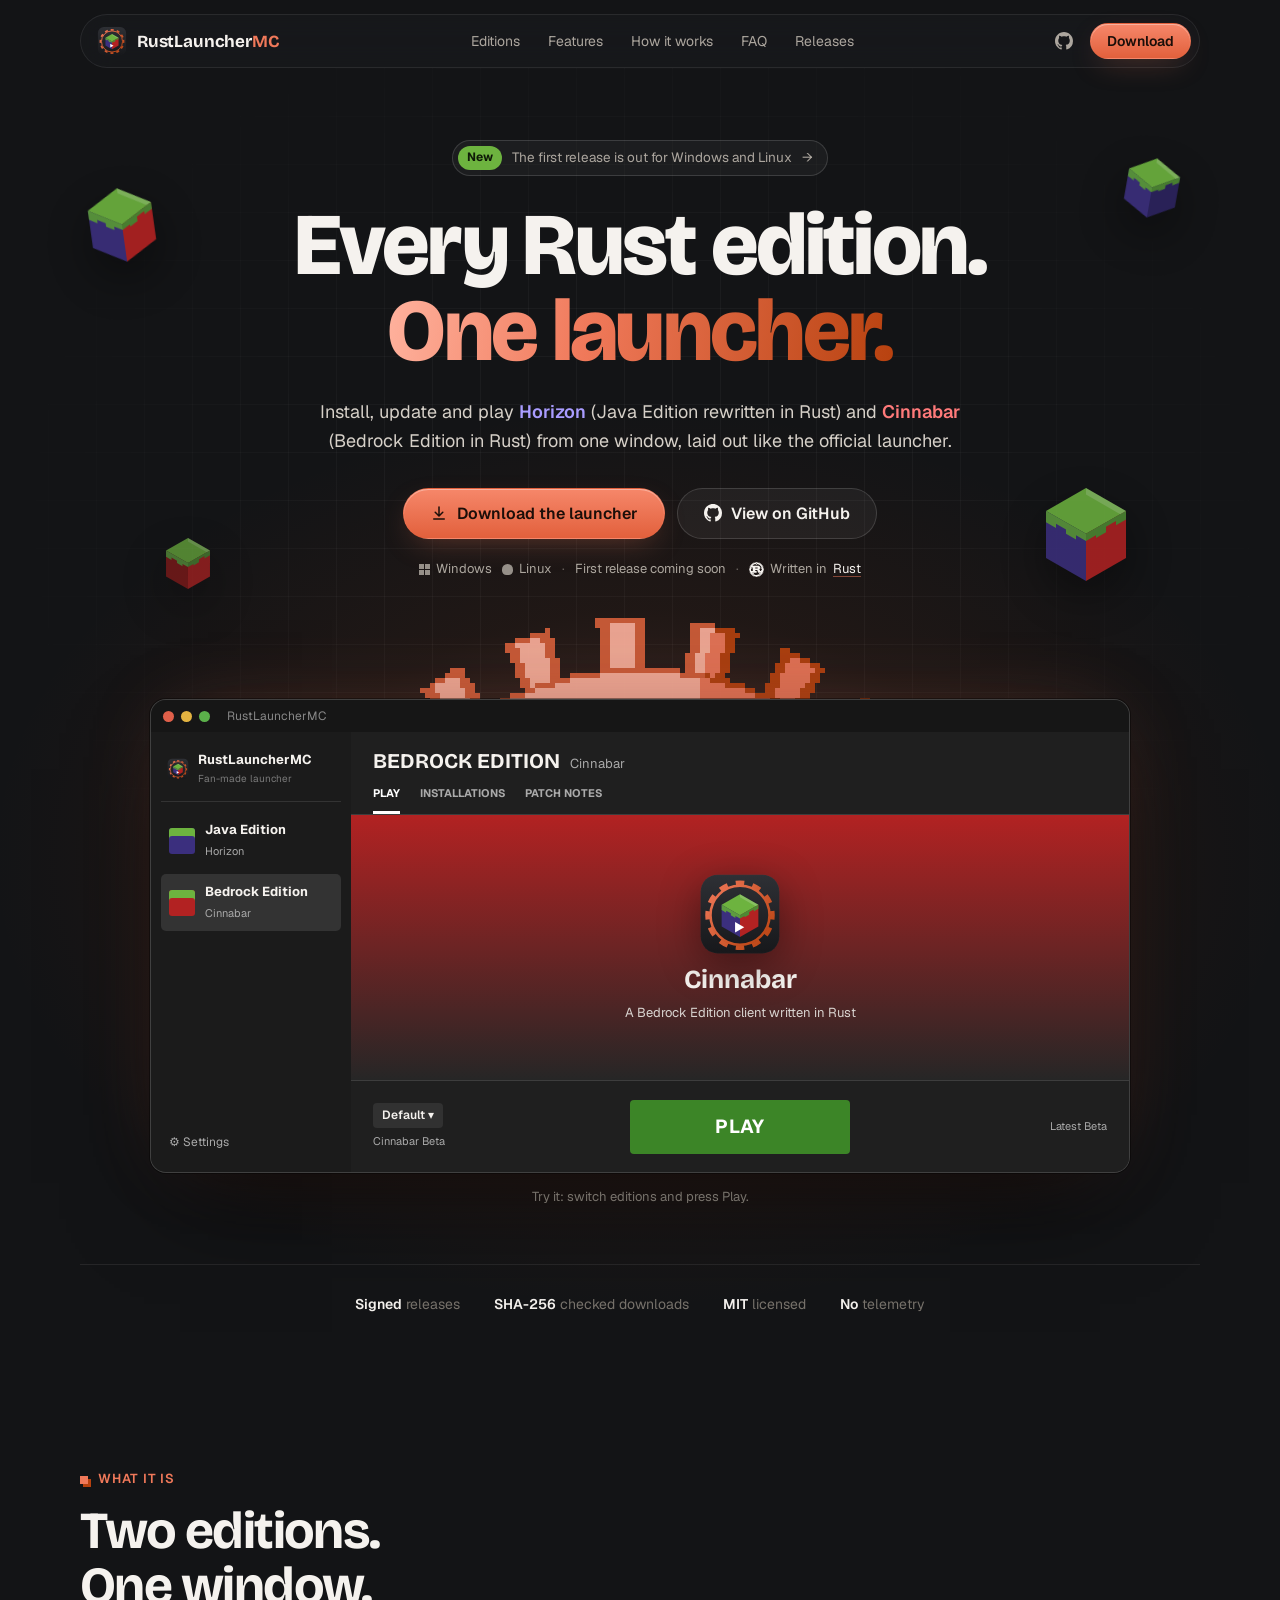
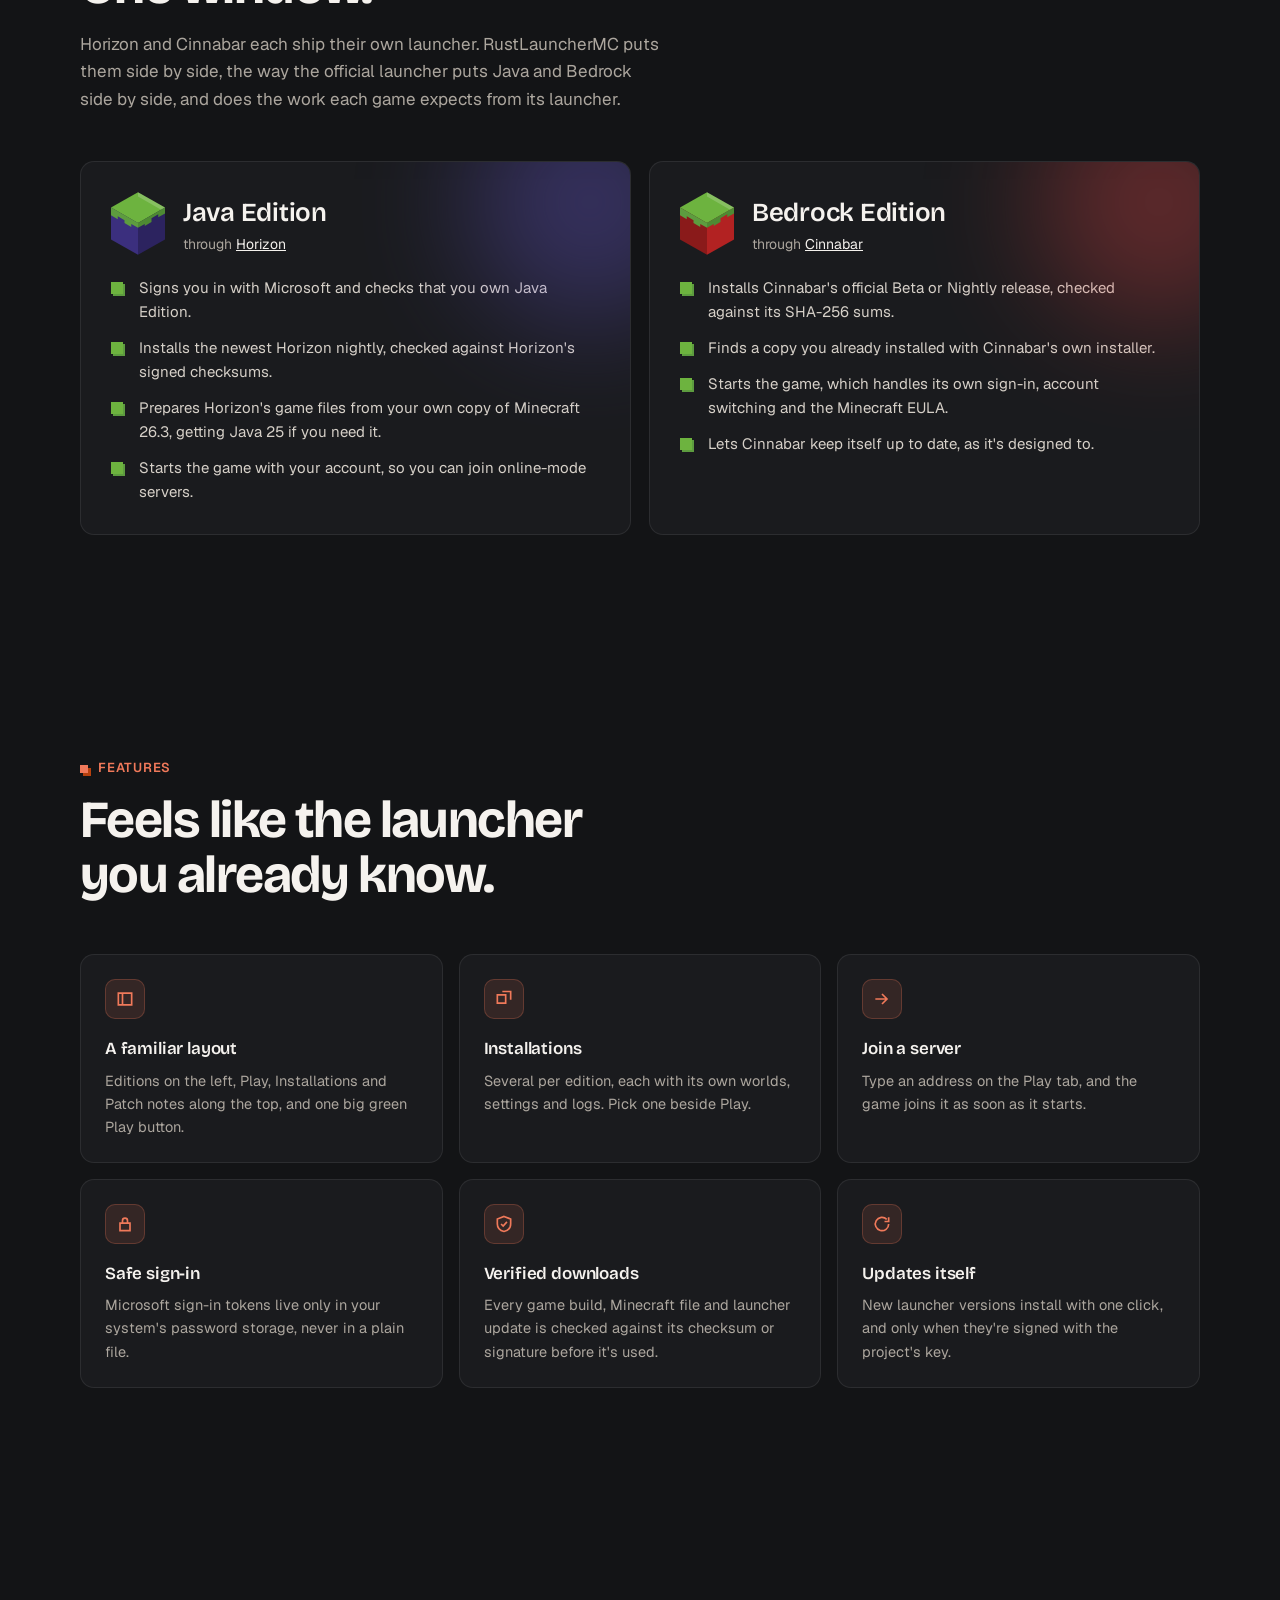
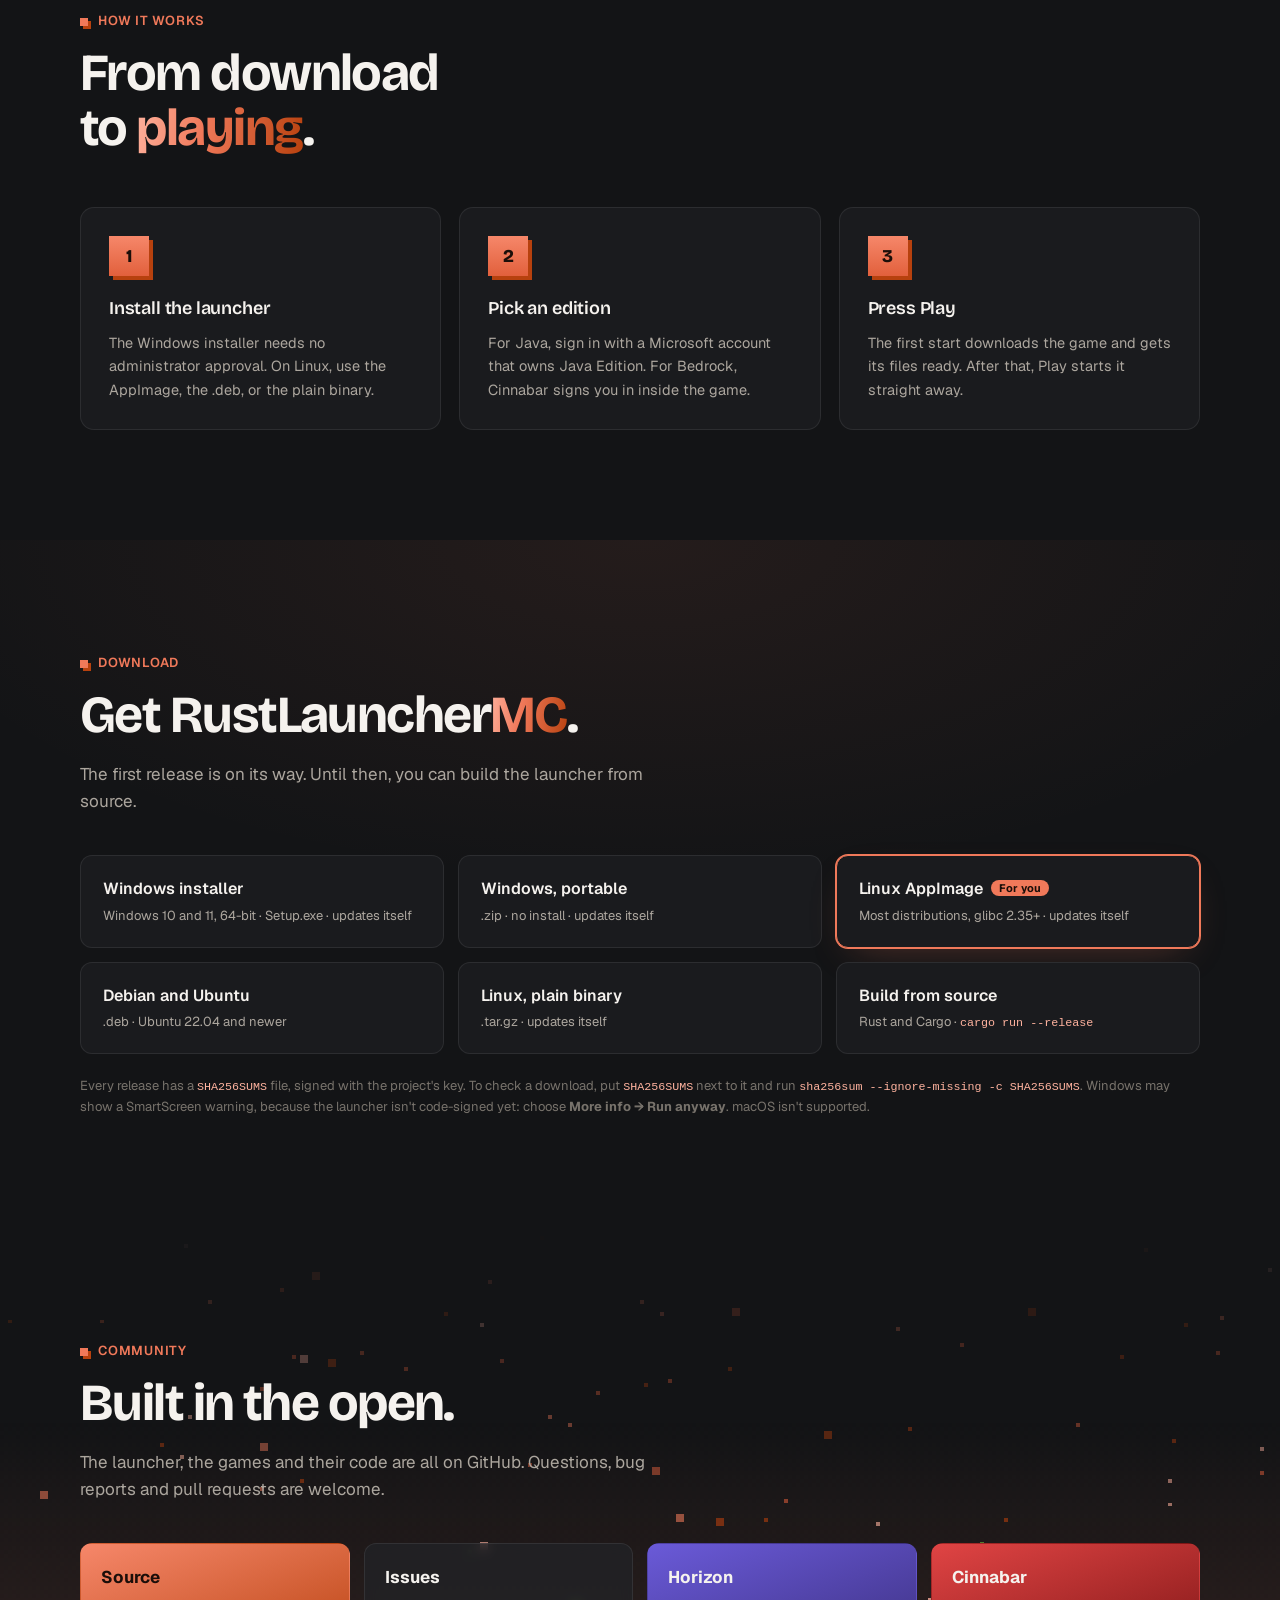
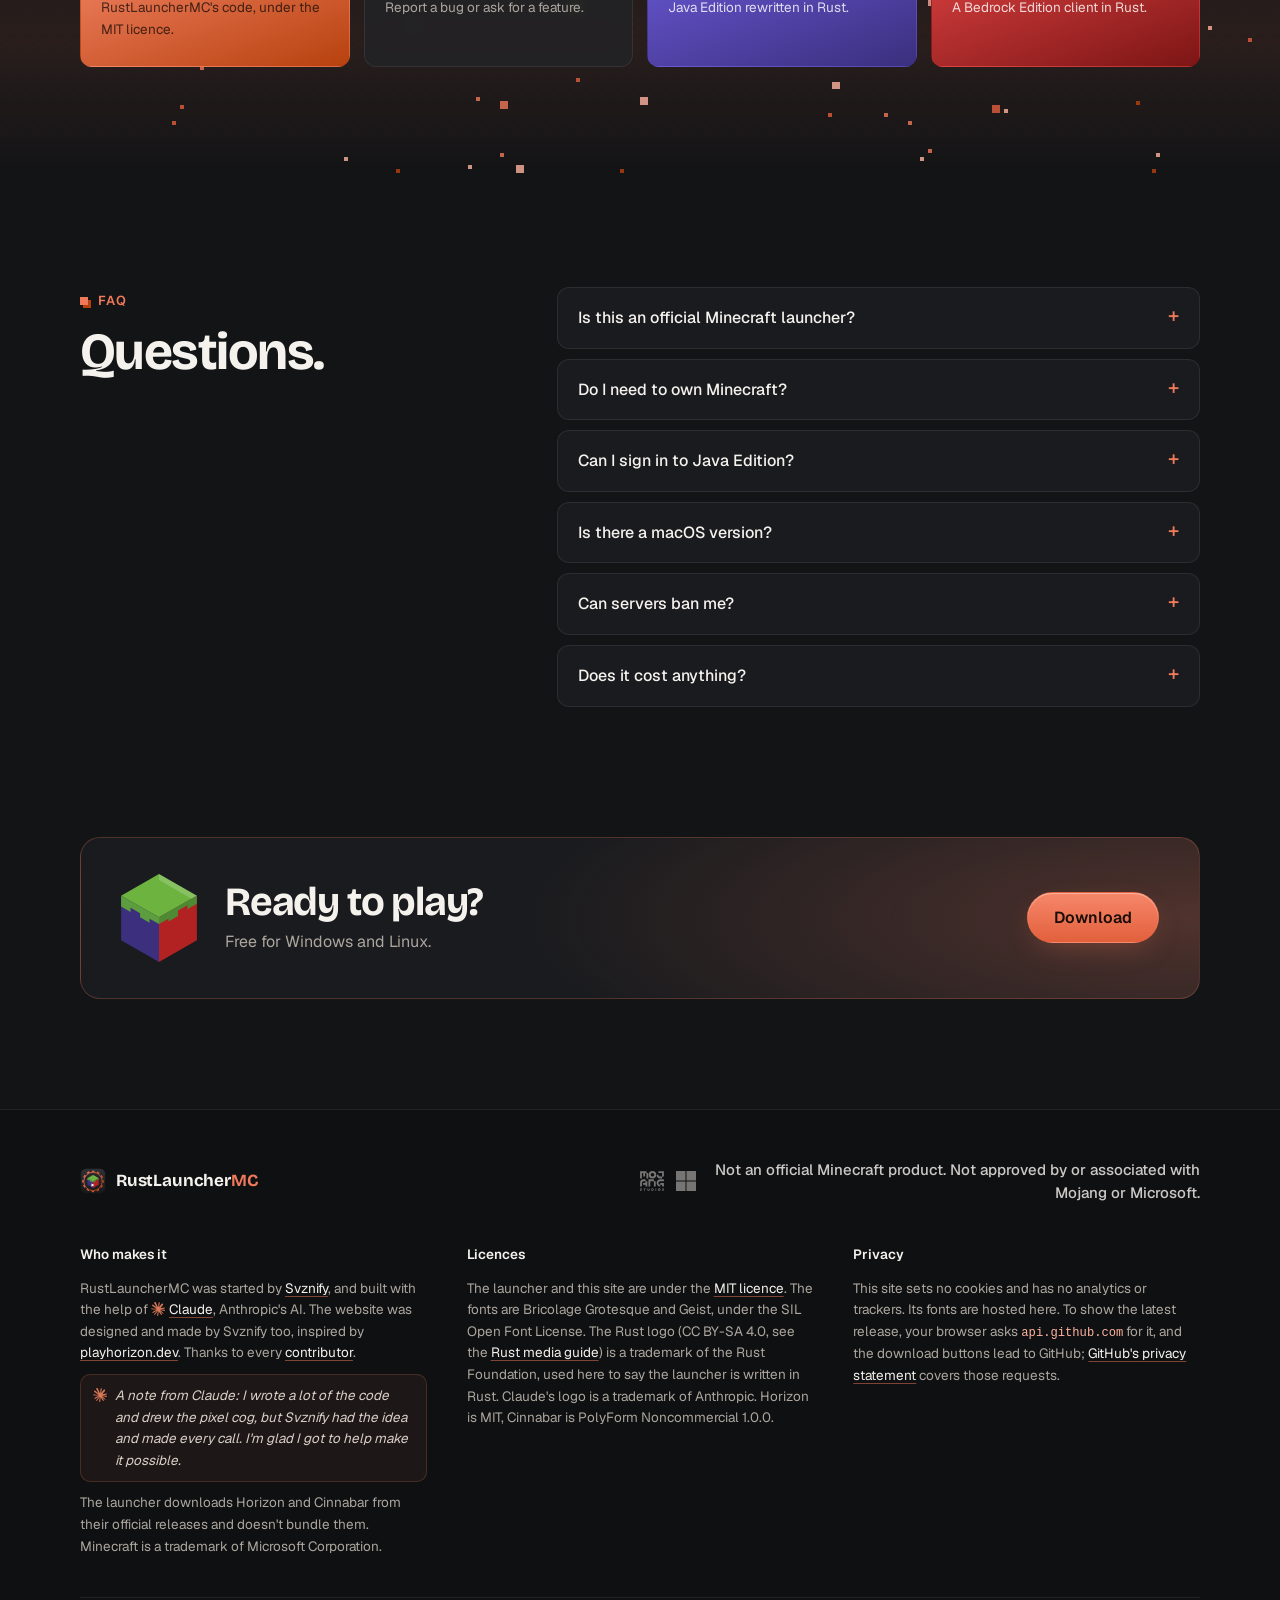
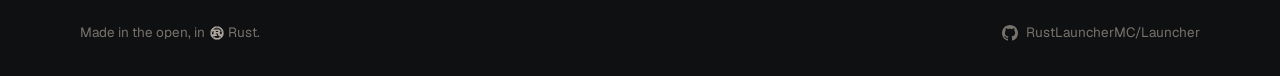
<file: website/index.html>
<!doctype html>
<html lang="en">
<head>
  <meta charset="utf-8">
  <meta name="viewport" content="width=device-width, initial-scale=1">
  <title>RustLauncherMC: one launcher for Minecraft's Rust editions</title>
  <meta name="description" content="Free, fan-made Minecraft launcher for Windows and Linux. Install, update and play Horizon (Java) and Cinnabar (Bedrock), the Rust editions, in one window.">
  <link rel="canonical" href="https://rustlaunchermc.github.io/Launcher/">
  <meta name="robots" content="index, follow, max-image-preview:large">
  <meta name="application-name" content="RustLauncherMC">
  <meta name="author" content="RustLauncherMC contributors">
  <meta name="theme-color" content="#131416">
  <meta name="color-scheme" content="dark">

  <!-- Social previews (Open Graph and Twitter / X). The image is made by tools/og-image. -->
  <meta property="og:type" content="website">
  <meta property="og:site_name" content="RustLauncherMC">
  <meta property="og:locale" content="en_US">
  <meta property="og:url" content="https://rustlaunchermc.github.io/Launcher/">
  <meta property="og:title" content="RustLauncherMC: every Rust edition, one launcher">
  <meta property="og:description" content="Free, fan-made Minecraft launcher for Windows and Linux. Install, update and play Horizon (Java) and Cinnabar (Bedrock), the Rust editions, in one window.">
  <meta property="og:image" content="https://rustlaunchermc.github.io/Launcher/og.png">
  <meta property="og:image:type" content="image/png">
  <meta property="og:image:width" content="1200">
  <meta property="og:image:height" content="630">
  <meta property="og:image:alt" content="RustLauncherMC: Every Rust edition. One launcher. Java with Horizon, Bedrock with Cinnabar, on Windows and Linux.">
  <meta name="twitter:card" content="summary_large_image">
  <meta name="twitter:title" content="RustLauncherMC: every Rust edition, one launcher">
  <meta name="twitter:description" content="Free, fan-made Minecraft launcher for Windows and Linux. Install, update and play Horizon (Java) and Cinnabar (Bedrock), the Rust editions, in one window.">
  <meta name="twitter:image" content="https://rustlaunchermc.github.io/Launcher/og.png">
  <meta name="twitter:image:alt" content="RustLauncherMC: Every Rust edition. One launcher.">

  <link rel="icon" href="favicon.ico" sizes="48x48">
  <link rel="icon" href="img/logo.svg" type="image/svg+xml">
  <link rel="apple-touch-icon" href="img/apple-touch-icon.png">
  <link rel="manifest" href="site.webmanifest">
  <link rel="sitemap" type="application/xml" href="sitemap.xml">

  <link rel="preload" href="fonts/BricolageGrotesque.woff2" as="font" type="font/woff2" crossorigin>
  <link rel="preload" href="fonts/Geist.woff2" as="font" type="font/woff2" crossorigin>
  <link rel="preconnect" href="https://api.github.com" crossorigin>
  <link rel="stylesheet" href="styles.css">
  <script src="main.js" defer></script>

  <!-- Structured data for search engines. The FAQ entries match the FAQ section word for word. -->
  <script type="application/ld+json">
{
  "@context": "https://schema.org",
  "@graph": [
    {
      "@type": "WebSite",
      "@id": "https://rustlaunchermc.github.io/Launcher/#website",
      "url": "https://rustlaunchermc.github.io/Launcher/",
      "name": "RustLauncherMC",
      "inLanguage": "en",
      "description": "Free, fan-made Minecraft launcher for Windows and Linux. Install, update and play Horizon (Java) and Cinnabar (Bedrock), the Rust editions, in one window.",
      "publisher": {
        "@id": "https://rustlaunchermc.github.io/Launcher/#org"
      },
      "author": {
        "@id": "https://svznify.dev/#me"
      }
    },
    {
      "@type": "Organization",
      "@id": "https://rustlaunchermc.github.io/Launcher/#org",
      "name": "RustLauncherMC",
      "url": "https://rustlaunchermc.github.io/Launcher/",
      "logo": {
        "@type": "ImageObject",
        "url": "https://rustlaunchermc.github.io/Launcher/img/icon-512.png",
        "width": 512,
        "height": 512
      },
      "sameAs": [
        "https://github.com/RustLauncherMC",
        "https://github.com/RustLauncherMC/Launcher"
      ],
      "founder": {
        "@type": "Person",
        "@id": "https://svznify.dev/#me",
        "name": "Svznify",
        "url": "https://svznify.dev"
      }
    },
    {
      "@type": "SoftwareApplication",
      "@id": "https://rustlaunchermc.github.io/Launcher/#app",
      "name": "RustLauncherMC",
      "url": "https://rustlaunchermc.github.io/Launcher/",
      "description": "Free, fan-made Minecraft launcher for Windows and Linux. Install, update and play Horizon (Java) and Cinnabar (Bedrock), the Rust editions, in one window.",
      "applicationCategory": "GameApplication",
      "applicationSubCategory": "Game launcher",
      "operatingSystem": "Windows 10, Windows 11, Linux",
      "image": "https://rustlaunchermc.github.io/Launcher/og.png",
      "downloadUrl": "https://github.com/RustLauncherMC/Launcher/releases",
      "installUrl": "https://rustlaunchermc.github.io/Launcher/#download",
      "license": "https://opensource.org/licenses/MIT",
      "isAccessibleForFree": true,
      "offers": {
        "@type": "Offer",
        "price": "0",
        "priceCurrency": "USD"
      },
      "featureList": [
        "Installs and starts Horizon (Minecraft: Java Edition rewritten in Rust)",
        "Installs and starts Cinnabar (a Minecraft: Bedrock Edition client in Rust)",
        "Microsoft sign-in with tokens in the system's password storage",
        "Several installations per edition",
        "Join a server at start",
        "Signed, self-updating releases"
      ],
      "publisher": {
        "@id": "https://rustlaunchermc.github.io/Launcher/#org"
      },
      "author": {
        "@id": "https://svznify.dev/#me"
      },
      "contributor": {
        "@type": "SoftwareApplication",
        "name": "Claude",
        "url": "https://claude.ai",
        "applicationCategory": "AI assistant",
        "publisher": {
          "@type": "Organization",
          "name": "Anthropic",
          "url": "https://www.anthropic.com"
        }
      }
    },
    {
      "@type": "FAQPage",
      "@id": "https://rustlaunchermc.github.io/Launcher/#faq",
      "mainEntity": [
        {
          "@type": "Question",
          "name": "Is this an official Minecraft launcher?",
          "acceptedAnswer": {
            "@type": "Answer",
            "text": "No. RustLauncherMC is a fan project. It isn't affiliated with Mojang or Microsoft, or with the Horizon or Cinnabar projects. It contains no Minecraft code, assets or data."
          }
        },
        {
          "@type": "Question",
          "name": "Do I need to own Minecraft?",
          "acceptedAnswer": {
            "@type": "Answer",
            "text": "For Java Edition, yes: Horizon is prepared from your own copy of Minecraft: Java Edition 26.3, and the launcher only starts it for a Microsoft account that owns the game. For Bedrock Edition, Cinnabar asks you to accept the Minecraft EULA and signs you in with your Microsoft account."
          }
        },
        {
          "@type": "Question",
          "name": "Can I sign in to Java Edition?",
          "acceptedAnswer": {
            "@type": "Answer",
            "text": "Yes. Mojang has approved RustLauncherMC's sign-in app, so you can sign in with a Microsoft account that owns Java Edition. You enter a short code at microsoft.com/link, and the launcher never sees your password."
          }
        },
        {
          "@type": "Question",
          "name": "Is there a macOS version?",
          "acceptedAnswer": {
            "@type": "Answer",
            "text": "Not for now. The launcher is made for Windows and Linux."
          }
        },
        {
          "@type": "Question",
          "name": "Can servers ban me?",
          "acceptedAnswer": {
            "@type": "Answer",
            "text": "Cinnabar's own README warns that its movement and combat may not match the official client yet, so some servers' anticheats may flag it. Play on servers at your own risk."
          }
        },
        {
          "@type": "Question",
          "name": "Does it cost anything?",
          "acceptedAnswer": {
            "@type": "Answer",
            "text": "No. RustLauncherMC is free and stays noncommercial, also because Cinnabar's licence (PolyForm Noncommercial) doesn't allow commercial use."
          }
        }
      ]
    }
  ]
}
  </script>
</head>
<body>
  <a class="skip" href="#main">Skip to content</a>

  <!-- The isometric block from the logo: grass top, Java (purple) left, Bedrock (red) right. -->
  <svg width="0" height="0" class="defs" aria-hidden="true">
    <defs>
      <!-- The Rust logo, as drawn by Simple Icons: CC BY-SA 4.0, per the Rust media guide. A trademark of the Rust Foundation. -->
      <symbol id="rust" viewBox="0 0 24 24"><path fill="currentColor" d="M23.8346 11.7033l-1.0073-.6236a13.7268 13.7268 0 00-.0283-.2936l.8656-.8069a.3483.3483 0 00-.1154-.578l-1.1066-.414a8.4958 8.4958 0 00-.087-.2856l.6904-.9587a.3462.3462 0 00-.2257-.5446l-1.1663-.1894a9.3574 9.3574 0 00-.1407-.2622l.49-1.0761a.3437.3437 0 00-.0274-.3361.3486.3486 0 00-.3006-.154l-1.1845.0416a6.7444 6.7444 0 00-.1873-.2268l.2723-1.153a.3472.3472 0 00-.417-.4172l-1.1532.2724a14.0183 14.0183 0 00-.2278-.1873l.0415-1.1845a.3442.3442 0 00-.49-.328l-1.076.491c-.0872-.0476-.1742-.0952-.2623-.1407l-.1903-1.1673A.3483.3483 0 0016.256.955l-.9597.6905a8.4867 8.4867 0 00-.2855-.086l-.414-1.1066a.3483.3483 0 00-.5781-.1154l-.8069.8666a9.2936 9.2936 0 00-.2936-.0284L12.2946.1683a.3462.3462 0 00-.5892 0l-.6236 1.0073a13.7383 13.7383 0 00-.2936.0284L9.9803.3374a.3462.3462 0 00-.578.1154l-.4141 1.1065c-.0962.0274-.1903.0567-.2855.086L7.744.955a.3483.3483 0 00-.5447.2258L7.009 2.348a9.3574 9.3574 0 00-.2622.1407l-1.0762-.491a.3462.3462 0 00-.49.328l.0416 1.1845a7.9826 7.9826 0 00-.2278.1873L3.8413 3.425a.3472.3472 0 00-.4171.4171l.2713 1.1531c-.0628.075-.1255.1509-.1863.2268l-1.1845-.0415a.3462.3462 0 00-.328.49l.491 1.0761a9.167 9.167 0 00-.1407.2622l-1.1662.1894a.3483.3483 0 00-.2258.5446l.6904.9587a13.303 13.303 0 00-.087.2855l-1.1065.414a.3483.3483 0 00-.1155.5781l.8656.807a9.2936 9.2936 0 00-.0283.2935l-1.0073.6236a.3442.3442 0 000 .5892l1.0073.6236c.008.0982.0182.1964.0283.2936l-.8656.8079a.3462.3462 0 00.1155.578l1.1065.4141c.0273.0962.0567.1914.087.2855l-.6904.9587a.3452.3452 0 00.2268.5447l1.1662.1893c.0456.088.0922.1751.1408.2622l-.491 1.0762a.3462.3462 0 00.328.49l1.1834-.0415c.0618.0769.1235.1528.1873.2277l-.2713 1.1541a.3462.3462 0 00.4171.4161l1.153-.2713c.075.0638.151.1255.2279.1863l-.0415 1.1845a.3442.3442 0 00.49.327l1.0761-.49c.087.0486.1741.0951.2622.1407l.1903 1.1662a.3483.3483 0 00.5447.2268l.9587-.6904a9.299 9.299 0 00.2855.087l.414 1.1066a.3452.3452 0 00.5781.1154l.8079-.8656c.0972.0111.1954.0203.2936.0294l.6236 1.0073a.3472.3472 0 00.5892 0l.6236-1.0073c.0982-.0091.1964-.0183.2936-.0294l.8069.8656a.3483.3483 0 00.578-.1154l.4141-1.1066a8.4626 8.4626 0 00.2855-.087l.9587.6904a.3452.3452 0 00.5447-.2268l.1903-1.1662c.088-.0456.1751-.0931.2622-.1407l1.0762.49a.3472.3472 0 00.49-.327l-.0415-1.1845a6.7267 6.7267 0 00.2267-.1863l1.1531.2713a.3472.3472 0 00.4171-.416l-.2713-1.1542c.0628-.0749.1255-.1508.1863-.2278l1.1845.0415a.3442.3442 0 00.328-.49l-.49-1.076c.0475-.0872.0951-.1742.1407-.2623l1.1662-.1893a.3483.3483 0 00.2258-.5447l-.6904-.9587.087-.2855 1.1066-.414a.3462.3462 0 00.1154-.5781l-.8656-.8079c.0101-.0972.0202-.1954.0283-.2936l1.0073-.6236a.3442.3442 0 000-.5892zm-6.7413 8.3551a.7138.7138 0 01.2986-1.396.714.714 0 11-.2997 1.396zm-.3422-2.3142a.649.649 0 00-.7715.5l-.3573 1.6685c-1.1035.501-2.3285.7795-3.6193.7795a8.7368 8.7368 0 01-3.6951-.814l-.3574-1.6684a.648.648 0 00-.7714-.499l-1.473.3158a8.7216 8.7216 0 01-.7613-.898h7.1676c.081 0 .1356-.0141.1356-.088v-2.536c0-.074-.0536-.0881-.1356-.0881h-2.0966v-1.6077h2.2677c.2065 0 1.1065.0587 1.394 1.2088.0901.3533.2875 1.5044.4232 1.8729.1346.413.6833 1.2381 1.2685 1.2381h3.5716a.7492.7492 0 00.1296-.0131 8.7874 8.7874 0 01-.8119.9526zM6.8369 20.024a.714.714 0 11-.2997-1.396.714.714 0 01.2997 1.396zM4.1177 8.9972a.7137.7137 0 11-1.304.5791.7137.7137 0 011.304-.579zm-.8352 1.9813l1.5347-.6824a.65.65 0 00.33-.8585l-.3158-.7147h1.2432v5.6025H3.5669a8.7753 8.7753 0 01-.2834-3.348zm6.7343-.5437V8.7836h2.9601c.153 0 1.0792.1772 1.0792.8697 0 .575-.7107.7815-1.2948.7815zm10.7574 1.4862c0 .2187-.008.4363-.0243.651h-.9c-.09 0-.1265.0586-.1265.1477v.413c0 .973-.5487 1.1846-1.0296 1.2382-.4576.0517-.9648-.1913-1.0275-.4717-.2704-1.5186-.7198-1.8436-1.4305-2.4034.8817-.5599 1.799-1.386 1.799-2.4915 0-1.1936-.819-1.9458-1.3769-2.3153-.7825-.5163-1.6491-.6195-1.883-.6195H5.4682a8.7651 8.7651 0 014.907-2.7699l1.0974 1.151a.648.648 0 00.9182.0213l1.227-1.1743a8.7753 8.7753 0 016.0044 4.2762l-.8403 1.8982a.652.652 0 00.33.8585l1.6178.7188c.0283.2875.0425.577.0425.8717zm-9.3006-9.5993a.7128.7128 0 11.984 1.0316.7137.7137 0 01-.984-1.0316zm8.3389 6.71a.7107.7107 0 01.9395-.3625.7137.7137 0 11-.9405.3635z"/></symbol>
      <!-- The Mojang Studios and Microsoft logos, as drawn by Simple Icons 11.15.0. Trademarks of
           Mojang and Microsoft, shown beside the notice that this project isn't associated with
           them, as on playhorizon.dev. -->
      <symbol id="mojang" viewBox="0 0 24 24"><path fill="currentColor" d="M12.484 2.077a3.725 3.725 0 1 0 3.725 3.726 3.725 3.725 0 0 0-3.725-3.726zm-12.23.091a.182.182 0 0 0-.181.182v6.905a.182.182 0 0 0 .182.182h1.453a.182.182 0 0 0 .182-.182V4.44a.454.454 0 0 1 .455-.454h.454a.454.454 0 0 1 .454.454v2.994a.182.182 0 0 0 .182.182h1.453a.182.182 0 0 0 .182-.182V4.44a.454.454 0 0 1 .454-.454h.453a.454.454 0 0 1 .454.454l.002 4.816a.182.182 0 0 0 .182.182h1.453a.182.182 0 0 0 .182-.182V4.167a.182.182 0 0 0-.181-.182H7.34a.909.909 0 0 1-.908-.91l.001-.725a.182.182 0 0 0-.182-.182zm18.375 0a.182.182 0 0 0-.182.182v1.454a.182.182 0 0 0 .182.181h3.453v3.18a.454.454 0 0 1-.454.455h-1.363a1.82 1.82 0 0 1-1.81-1.655.18.18 0 0 0-.18-.162h-1.458a.18.18 0 0 0-.182.19 3.634 3.634 0 0 0 3.63 3.444H21.9a.182.182 0 0 0 .182-.182v-.727a.909.909 0 0 1 .908-.908h.727a.182.182 0 0 0 .182-.182V2.35a.182.182 0 0 0-.182-.182zm-6.152 1.817a1.817 1.817 0 0 1 1.824 1.818 1.82 1.82 0 0 1-1.817 1.817 1.817 1.817 0 0 1-.007-3.635zm-8.77 6.361a3.634 3.634 0 0 0-3.634 3.635v3.452a.182.182 0 0 0 .182.182h1.453a.182.182 0 0 0 .182-.182v-3.452a1.817 1.817 0 0 1 1.817-1.817h1.364a.454.454 0 0 1 .453.454v.909a.454.454 0 0 1-.454.454H3.071a.182.182 0 0 0-.181.182v1.453a.182.182 0 0 0 .181.182h2a.454.454 0 0 1 .453.454v1.181a.182.182 0 0 0 .182.182H7.16a.182.182 0 0 0 .182-.182v-5.088a.182.182 0 0 0-.182-.181l-.73-.003a.909.909 0 0 1-.906-.909v-.724a.182.182 0 0 0-.181-.181zm4.932 0a.182.182 0 0 0-.181.182v6.905a.182.182 0 0 0 .181.182h1.454a.182.182 0 0 0 .182-.182v-4.815a.454.454 0 0 1 .454-.454h2.726a.454.454 0 0 1 .454.454v4.815a.182.182 0 0 0 .182.182h1.454a.182.182 0 0 0 .181-.182v-5.088a.182.182 0 0 0-.181-.181l-.728-.001a.909.909 0 0 1-.908-.909v-.726a.182.182 0 0 0-.181-.182zm11.578 0c-1.557 0-2.955 1-3.412 2.489-.744 2.428.984 4.658 3.27 4.776a.18.18 0 0 0 .19-.183v-1.176a.454.454 0 0 1 .454-.454h.909a.454.454 0 0 1 .454.454v1.182a.182.182 0 0 0 .182.181h1.453a.182.182 0 0 0 .182-.181v-3.271a.182.182 0 0 0-.182-.182h-3.27a.182.182 0 0 0-.182.182v.96a.516.516 0 0 1-.606.51 1.175 1.175 0 0 1-.52-.226c-.587-.466-.883-1.285-.557-2.134a1.744 1.744 0 0 1 1.631-1.11h3.504a.182.182 0 0 0 .182-.181v-1.454a.182.182 0 0 0-.182-.182zM1.003 19.325c-.529 0-.922.32-.922.734 0 .361.162.575.586.759.11.039.25.096.306.113.247.072.257.196.216.308-.04.112-.205.16-.363.097-.11-.043-.283-.21-.295-.227a.083.083 0 0 0-.045-.027H.485a.082.082 0 0 0-.064.013l-.386.269a.083.083 0 0 0-.018.118c.223.288.55.44.93.44.567 0 .97-.35.97-.827 0-.313-.17-.536-.629-.73a8.734 8.734 0 0 0-.314-.129c-.203-.066-.213-.163-.179-.256s.17-.134.302-.081c.07.028.244.186.263.205a.097.097 0 0 0 .048.03.082.082 0 0 0 .067-.014l.383-.286a.083.083 0 0 0 .014-.119 1.093 1.093 0 0 0-.869-.39zm18.257 0a1.297 1.297 0 1 0 1.297 1.297 1.297 1.297 0 0 0-1.297-1.297zm3.825 0c-.528 0-.921.32-.921.734 0 .361.161.575.585.759.11.039.25.096.307.113.247.072.256.196.215.308-.04.112-.204.16-.363.097-.11-.043-.283-.21-.295-.227a.083.083 0 0 0-.045-.027.082.082 0 0 0-.065.013l-.385.269a.083.083 0 0 0-.019.118c.223.288.55.44.93.44.568 0 .971-.35.971-.827 0-.313-.17-.536-.63-.73a9.661 9.661 0 0 0-.313-.129c-.204-.066-.213-.163-.18-.256.034-.093.171-.134.302-.081.07.028.245.186.263.205a.097.097 0 0 0 .049.03.082.082 0 0 0 .066-.014l.383-.286a.083.083 0 0 0 .014-.119 1.093 1.093 0 0 0-.869-.39zm-19.443.066a.092.092 0 0 0-.092.092v.46a.092.092 0 0 0 .092.091h.55a.092.092 0 0 1 .092.092v1.635a.092.092 0 0 0 .092.092h.536a.092.092 0 0 0 .092-.092v-1.635a.092.092 0 0 1 .092-.092h.55a.092.092 0 0 0 .092-.092v-.459a.092.092 0 0 0-.092-.092zm3.878 0a.092.092 0 0 0-.092.092v1.292c0 .755.337 1.144 1.095 1.144.738 0 1.096-.41 1.096-1.147v-1.289a.092.092 0 0 0-.092-.092h-.525a.092.092 0 0 0-.092.092v1.223c0 .41-.112.553-.387.553-.274 0-.386-.143-.386-.553v-1.223a.092.092 0 0 0-.092-.092zm3.985 0a.092.092 0 0 0-.092.092v2.278a.092.092 0 0 0 .092.092h.764c.87 0 1.412-.473 1.412-1.238 0-.751-.522-1.224-1.409-1.224zm4.061 0a.092.092 0 0 0-.092.092v2.278c0 .051.041.092.092.092h.552a.092.092 0 0 0 .092-.092v-2.278a.092.092 0 0 0-.092-.092zm-3.363.63h.04c.467 0 .704.18.704.594 0 .428-.237.609-.71.609h-.034a.093.093 0 0 1-.094-.092v-1.02a.093.093 0 0 1 .094-.092zm7.052.022a.579.579 0 0 1 .584.58.58.58 0 0 1-.58.578.579.579 0 0 1-.004-1.158z"/></symbol>
      <symbol id="microsoft" viewBox="0 0 24 24"><path fill="currentColor" d="M0 0v11.408h11.408V0zm12.594 0v11.408H24V0zM0 12.594V24h11.408V12.594zm12.594 0V24H24V12.594z"/></symbol>
      <!-- Claude's logo, as drawn by Simple Icons 13.21.0. A trademark of Anthropic. -->
      <symbol id="claude" viewBox="0 0 24 24"><path fill="currentColor" d="m4.7144 15.9555 4.7174-2.6471.079-.2307-.079-.1275h-.2307l-.7893-.0486-2.6956-.0729-2.3375-.0971-2.2646-.1214-.5707-.1215-.5343-.7042.0546-.3522.4797-.3218.686.0608 1.5179.1032 2.2767.1578 1.6514.0972 2.4468.255h.3886l.0546-.1579-.1336-.0971-.1032-.0972L6.973 9.8356l-2.55-1.6879-1.3356-.9714-.7225-.4918-.3643-.4614-.1578-1.0078.6557-.7225.8803.0607.2246.0607.8925.686 1.9064 1.4754 2.4893 1.8336.3643.3035.1457-.1032.0182-.0728-.164-.2733-1.3539-2.4467-1.445-2.4893-.6435-1.032-.17-.6194c-.0607-.255-.1032-.4674-.1032-.7285L6.287.1335 6.6997 0l.9957.1336.419.3642.6192 1.4147 1.0018 2.2282 1.5543 3.0296.4553.8985.2429.8318.091.255h.1579v-.1457l.1275-1.706.2368-2.0947.2307-2.6957.0789-.7589.3764-.9107.7468-.4918.5828.2793.4797.686-.0668.4433-.2853 1.8517-.5586 2.9021-.3643 1.9429h.2125l.2429-.2429.9835-1.3053 1.6514-2.0643.7286-.8196.85-.9046.5464-.4311h1.0321l.759 1.1293-.34 1.1657-1.0625 1.3478-.8804 1.1414-1.2628 1.7-.7893 1.36.0729.1093.1882-.0183 2.8535-.607 1.5421-.2794 1.8396-.3157.8318.3886.091.3946-.3278.8075-1.967.4857-2.3072.4614-3.4364.8136-.0425.0304.0486.0607 1.5482.1457.6618.0364h1.621l3.0175.2247.7892.522.4736.6376-.079.4857-1.2142.6193-1.6393-.3886-3.825-.9107-1.3113-.3279h-.1822v.1093l1.0929 1.0686 2.0035 1.8092 2.5075 2.3314.1275.5768-.3218.4554-.34-.0486-2.2039-1.6575-.85-.7468-1.9246-1.621h-.1275v.17l.4432.6496 2.3436 3.5214.1214 1.0807-.17.3521-.6071.2125-.6679-.1214-1.3721-1.9246L14.38 17.959l-1.1414-1.9428-.1397.079-.674 7.2552-.3156.3703-.7286.2793-.6071-.4614-.3218-.7468.3218-1.4753.3886-1.9246.3157-1.53.2853-1.9004.17-.6314-.0121-.0425-.1397.0182-1.4328 1.9672-2.1796 2.9446-1.7243 1.8456-.4128.164-.7164-.3704.0667-.6618.4008-.5889 2.386-3.0357 1.4389-1.882.929-1.0868-.0062-.1579h-.0546l-6.3385 4.1164-1.1293.1457-.4857-.4554.0608-.7467.2307-.2429 1.9064-1.3114Z"/></symbol>
      <symbol id="block" viewBox="0 0 112 130">
        <polygon points="0,32 56,64 56,130 0,98" fill="var(--l, #3B2F7E)"/>
        <polygon points="56,64 112,32 112,98 56,130" fill="var(--r, #B22222)"/>
        <polygon points="56,0 112,32 56,64 0,32" fill="#6DB33F"/>
        <polygon points="0,32 56,64 56,74 42,66 42,72 28,64 28,58 14,50 14,56 0,48" fill="#5D9C3F"/>
        <polygon points="56,64 112,32 112,44 98,52 98,46 84,54 84,62 70,70 70,66 56,74" fill="#4E8A33"/>
        <polygon points="56,0 112,32 104,36.6 56,9" fill="#fff" fill-opacity=".18"/>
      </symbol>
    </defs>
  </svg>

  <header class="nav" id="top">
    <div class="nav-pill">
      <a class="brand" href="#top" aria-label="RustLauncherMC home">
        <img src="img/logo.svg" alt="" width="30" height="30">
        <span>RustLauncher<em>MC</em></span>
      </a>
      <nav class="nav-links" id="nav-links" aria-label="Main">
        <a href="#editions" data-spy>Editions</a>
        <a href="#features" data-spy>Features</a>
        <a href="#how" data-spy>How it works</a>
        <a href="#faq" data-spy>FAQ</a>
        <a href="https://github.com/RustLauncherMC/Launcher/releases">Releases <span class="pill" data-version-pill hidden></span></a>
      </nav>
      <div class="nav-end">
        <a class="nav-icon" href="https://github.com/RustLauncherMC/Launcher" aria-label="RustLauncherMC on GitHub">
          <svg viewBox="0 0 16 16" aria-hidden="true"><path fill="currentColor" d="M8 0C3.58 0 0 3.58 0 8c0 3.54 2.29 6.53 5.47 7.59.4.07.55-.17.55-.38 0-.19-.01-.82-.01-1.49-2.01.37-2.53-.49-2.69-.94-.09-.23-.48-.94-.82-1.13-.28-.15-.68-.52-.01-.53.63-.01 1.08.58 1.23.82.72 1.21 1.87.87 2.33.66.07-.52.28-.87.51-1.07-1.78-.2-3.64-.89-3.64-3.95 0-.87.31-1.59.82-2.15-.08-.2-.36-1.02.08-2.12 0 0 .67-.21 2.2.82.64-.18 1.32-.27 2-.27.68 0 1.36.09 2 .27 1.53-1.04 2.2-.82 2.2-.82.44 1.1.16 1.92.08 2.12.51.56.82 1.27.82 2.15 0 3.07-1.87 3.75-3.65 3.95.29.25.54.73.54 1.48 0 1.07-.01 1.93-.01 2.2 0 .21.15.46.55.38A8.013 8.013 0 0016 8c0-4.42-3.58-8-8-8z"/></svg>
        </a>
        <a class="btn btn-rust btn-small" href="#download">Download</a>
        <button class="nav-toggle" type="button" aria-controls="nav-links" aria-expanded="false" aria-label="Menu">
          <span></span><span></span>
        </button>
      </div>
    </div>
  </header>

  <main id="main">
    <section class="hero">
      <div class="hero-grid-bg" aria-hidden="true"></div>
      <svg class="float f1" aria-hidden="true"><use href="#block"/></svg>
      <svg class="float f2 java" aria-hidden="true"><use href="#block"/></svg>
      <svg class="float f3 bedrock" aria-hidden="true"><use href="#block"/></svg>
      <svg class="float f4" aria-hidden="true"><use href="#block"/></svg>

      <div class="wrap hero-text">
        <a class="chip" href="https://github.com/RustLauncherMC/Launcher/releases/latest" data-chip>
          <span class="chip-tag">New</span>
          <span data-chip-text>The first release is out for Windows and Linux</span>
          <span aria-hidden="true">→</span>
        </a>
        <h1>Every Rust edition.<br><span class="rust-text">One launcher.</span></h1>
        <p class="lead">
          Install, update and play <a href="https://github.com/horizon-rust/horizon"><b class="t-java">Horizon</b></a>
          (Java Edition rewritten in Rust) and <a href="https://github.com/cinnabar-mc/cinnabar"><b class="t-bedrock">Cinnabar</b></a>
          (Bedrock Edition in Rust) from one window, laid out like the official launcher.
        </p>
        <div class="cta">
          <a class="btn btn-rust btn-big" id="download-main" href="#download">
            <svg viewBox="0 0 24 24" aria-hidden="true"><path fill="currentColor" d="M12 3a1 1 0 011 1v9.59l3.3-3.3a1 1 0 111.4 1.42l-5 5a1 1 0 01-1.4 0l-5-5a1 1 0 111.4-1.42l3.3 3.3V4a1 1 0 011-1zM5 19a1 1 0 100 2h14a1 1 0 100-2H5z"/></svg>
            <span data-download-label>Download the launcher</span>
          </a>
          <a class="btn btn-ghost btn-big" href="https://github.com/RustLauncherMC/Launcher">
            <svg viewBox="0 0 16 16" aria-hidden="true"><path fill="currentColor" d="M8 0C3.58 0 0 3.58 0 8c0 3.54 2.29 6.53 5.47 7.59.4.07.55-.17.55-.38 0-.19-.01-.82-.01-1.49-2.01.37-2.53-.49-2.69-.94-.09-.23-.48-.94-.82-1.13-.28-.15-.68-.52-.01-.53.63-.01 1.08.58 1.23.82.72 1.21 1.87.87 2.33.66.07-.52.28-.87.51-1.07-1.78-.2-3.64-.89-3.64-3.95 0-.87.31-1.59.82-2.15-.08-.2-.36-1.02.08-2.12 0 0 .67-.21 2.2.82.64-.18 1.32-.27 2-.27.68 0 1.36.09 2 .27 1.53-1.04 2.2-.82 2.2-.82.44 1.1.16 1.92.08 2.12.51.56.82 1.27.82 2.15 0 3.07-1.87 3.75-3.65 3.95.29.25.54.73.54 1.48 0 1.07-.01 1.93-.01 2.2 0 .21.15.46.55.38A8.013 8.013 0 0016 8c0-4.42-3.58-8-8-8z"/></svg>
            <span>View on GitHub</span>
          </a>
        </div>
        <p class="meta">
          <span class="os os-win">Windows</span><span class="os os-linux">Linux</span><span class="sep">·</span><span data-release-line>Free and open source</span><span class="sep sep-written">·</span>
          <span class="written-in"><svg class="rust-icon" aria-hidden="true"><use href="#rust"/></svg>Written in <a href="https://www.rust-lang.org">Rust</a></span>
        </p>
      </div>

      <!-- The product shot: a pixel cog rising behind a working model of the launcher. -->
      <div class="stage">
        <canvas class="cog" id="cog" aria-hidden="true"></canvas>
        <figure class="preview" aria-label="The launcher's window">
          <div class="win">
            <div class="win-bar"><i></i><i></i><i></i><span>RustLauncherMC</span></div>
            <div class="win-body">
              <aside class="win-side">
                <div class="win-brand"><img src="img/logo.svg" alt="" width="22" height="22"><span>RustLauncherMC<small>Fan-made launcher</small></span></div>
                <button class="win-ed" type="button" data-edition="java">
                  <span class="cube cube-java"></span><span><b>Java Edition</b><small>Horizon</small></span>
                </button>
                <button class="win-ed active" type="button" data-edition="bedrock">
                  <span class="cube cube-bedrock"></span><span><b>Bedrock Edition</b><small>Cinnabar</small></span>
                </button>
                <div class="win-gear">⚙ Settings</div>
              </aside>
              <div class="win-main">
                <div class="win-head">
                  <div><b data-win-title>BEDROCK EDITION</b><small data-win-sub>Cinnabar</small></div>
                  <nav><span class="on">PLAY</span><span>INSTALLATIONS</span><span>PATCH NOTES</span></nav>
                </div>
                <div class="win-art" data-win-art>
                  <img src="img/logo.svg" alt="" width="84" height="84">
                  <b data-win-name>Cinnabar</b>
                  <small data-win-tag>A Bedrock Edition client written in Rust</small>
                </div>
                <div class="win-foot">
                  <div class="win-left"><span class="win-inst">Default ▾</span><small data-win-version>Cinnabar Beta</small></div>
                  <button class="win-play" type="button" data-win-play>PLAY</button>
                  <small class="win-status" data-win-status>Latest Beta</small>
                </div>
              </div>
            </div>
          </div>
          <figcaption>Try it: switch editions and press Play.</figcaption>
        </figure>
      </div>

      <div class="wrap trust">
        <span><b>Signed</b> releases</span>
        <span><b>SHA-256</b> checked downloads</span>
        <span><b>MIT</b> licensed</span>
        <span><b>No</b> telemetry</span>
      </div>
    </section>

    <section class="section" id="editions">
      <div class="wrap">
        <p class="eyebrow reveal">What it is</p>
        <h2 class="reveal">Two editions.<br>One window.</h2>
        <p class="section-lead reveal">
          Horizon and Cinnabar each ship their own launcher. RustLauncherMC puts them side by side,
          the way the official launcher puts Java and Bedrock side by side, and does the work each
          game expects from its launcher.
        </p>
        <div class="editions">
          <article class="edition edition-java reveal">
            <div class="edition-head">
              <svg class="edition-block java" aria-hidden="true"><use href="#block"/></svg>
              <div><h3>Java Edition</h3><p>through <a href="https://github.com/horizon-rust/horizon">Horizon</a></p></div>
            </div>
            <ul class="ticks">
              <li>Signs you in with Microsoft and checks that you own Java Edition.</li>
              <li>Installs the newest Horizon nightly, checked against Horizon's signed checksums.</li>
              <li>Prepares Horizon's game files from your own copy of Minecraft 26.3, getting Java 25 if you need it.</li>
              <li>Starts the game with your account, so you can join online-mode servers.</li>
            </ul>
          </article>
          <article class="edition edition-bedrock reveal">
            <div class="edition-head">
              <svg class="edition-block bedrock" aria-hidden="true"><use href="#block"/></svg>
              <div><h3>Bedrock Edition</h3><p>through <a href="https://github.com/cinnabar-mc/cinnabar">Cinnabar</a></p></div>
            </div>
            <ul class="ticks">
              <li>Installs Cinnabar's official Beta or Nightly release, checked against its SHA-256 sums.</li>
              <li>Finds a copy you already installed with Cinnabar's own installer.</li>
              <li>Starts the game, which handles its own sign-in, account switching and the Minecraft EULA.</li>
              <li>Lets Cinnabar keep itself up to date, as it's designed to.</li>
            </ul>
          </article>
        </div>
      </div>
    </section>

    <section class="section" id="features">
      <div class="wrap">
        <p class="eyebrow reveal">Features</p>
        <h2 class="reveal">Feels like the launcher<br>you already know.</h2>
        <div class="features">
          <div class="feature reveal">
            <span class="ficon" aria-hidden="true"><svg viewBox="0 0 24 24"><path d="M4 5h16v14H4zM9 5v14" fill="none" stroke="currentColor" stroke-width="2"/></svg></span>
            <h3>A familiar layout</h3>
            <p>Editions on the left, Play, Installations and Patch notes along the top, and one big green Play button.</p>
          </div>
          <div class="feature reveal">
            <span class="ficon" aria-hidden="true"><svg viewBox="0 0 24 24"><path d="M4 7h10v10H4zM10 3h10v10" fill="none" stroke="currentColor" stroke-width="2"/></svg></span>
            <h3>Installations</h3>
            <p>Several per edition, each with its own worlds, settings and logs. Pick one beside Play.</p>
          </div>
          <div class="feature reveal">
            <span class="ficon" aria-hidden="true"><svg viewBox="0 0 24 24"><path d="M4 12h13M12 6l6 6-6 6" fill="none" stroke="currentColor" stroke-width="2"/></svg></span>
            <h3>Join a server</h3>
            <p>Type an address on the Play tab, and the game joins it as soon as it starts.</p>
          </div>
          <div class="feature reveal">
            <span class="ficon" aria-hidden="true"><svg viewBox="0 0 24 24"><path d="M6 11h12v9H6zM9 11V8a3 3 0 016 0v3" fill="none" stroke="currentColor" stroke-width="2"/></svg></span>
            <h3>Safe sign-in</h3>
            <p>Microsoft sign-in tokens live only in your system's password storage, never in a plain file.</p>
          </div>
          <div class="feature reveal">
            <span class="ficon" aria-hidden="true"><svg viewBox="0 0 24 24"><path d="M12 3l8 3v6c0 5-3.5 8-8 9-4.5-1-8-4-8-9V6zM8.5 12l2.5 2.5 4.5-5" fill="none" stroke="currentColor" stroke-width="2"/></svg></span>
            <h3>Verified downloads</h3>
            <p>Every game build, Minecraft file and launcher update is checked against its checksum or signature before it's used.</p>
          </div>
          <div class="feature reveal">
            <span class="ficon" aria-hidden="true"><svg viewBox="0 0 24 24"><path d="M20 12a8 8 0 11-2.3-5.6M20 4v5h-5" fill="none" stroke="currentColor" stroke-width="2"/></svg></span>
            <h3>Updates itself</h3>
            <p>New launcher versions install with one click, and only when they're signed with the project's key.</p>
          </div>
        </div>
      </div>
    </section>

    <section class="section" id="how">
      <div class="wrap">
        <p class="eyebrow reveal">How it works</p>
        <h2 class="reveal">From download<br>to <span class="rust-text">playing</span>.</h2>
        <ol class="steps">
          <li class="step reveal">
            <span class="num">1</span>
            <h3>Install the launcher</h3>
            <p>The Windows installer needs no administrator approval. On Linux, use the AppImage, the .deb, or the plain binary.</p>
          </li>
          <li class="step reveal">
            <span class="num">2</span>
            <h3>Pick an edition</h3>
            <p>For Java, sign in with a Microsoft account that owns Java Edition. For Bedrock, Cinnabar signs you in inside the game.</p>
          </li>
          <li class="step reveal">
            <span class="num">3</span>
            <h3>Press Play</h3>
            <p>The first start downloads the game and gets its files ready. After that, Play starts it straight away.</p>
          </li>
        </ol>
      </div>
    </section>

    <section class="section download" id="download">
      <div class="wrap">
        <p class="eyebrow reveal">Download</p>
        <h2 class="reveal">Get RustLauncher<span class="rust-text">MC</span>.</h2>
        <p class="section-lead reveal" data-download-note>
          Free for Windows and Linux. Pick the file for your system.
        </p>
        <div class="downloads">
          <a class="dl reveal" data-asset="RustLauncherMC-Setup-x64.exe" data-os="windows" href="https://github.com/RustLauncherMC/Launcher/releases">
            <b>Windows installer</b><small>Windows 10 and 11, 64-bit · Setup.exe · updates itself</small>
          </a>
          <a class="dl reveal" data-asset="rustlauncher-windows-x64.zip" href="https://github.com/RustLauncherMC/Launcher/releases">
            <b>Windows, portable</b><small>.zip · no install · updates itself</small>
          </a>
          <a class="dl reveal" data-asset="RustLauncherMC-x86_64.AppImage" data-os="linux" href="https://github.com/RustLauncherMC/Launcher/releases">
            <b>Linux AppImage</b><small>Most distributions, glibc 2.35+ · updates itself</small>
          </a>
          <a class="dl reveal" data-asset="rustlaunchermc_VERSION_amd64.deb" href="https://github.com/RustLauncherMC/Launcher/releases">
            <b>Debian and Ubuntu</b><small>.deb · Ubuntu 22.04 and newer</small>
          </a>
          <a class="dl reveal" data-asset="rustlauncher-linux-x86_64.tar.gz" href="https://github.com/RustLauncherMC/Launcher/releases">
            <b>Linux, plain binary</b><small>.tar.gz · updates itself</small>
          </a>
          <a class="dl reveal" href="https://github.com/RustLauncherMC/Launcher#building">
            <b>Build from source</b><small>Rust and Cargo · <code>cargo run --release</code></small>
          </a>
        </div>
        <p class="fine reveal">
          Every release has a <code>SHA256SUMS</code> file, signed with the project's key. To check a download,
          put <code>SHA256SUMS</code> next to it and run <code>sha256sum --ignore-missing -c SHA256SUMS</code>.
          Windows may show a SmartScreen warning, because the launcher isn't code-signed yet: choose
          <b>More info → Run anyway</b>. macOS isn't supported.
        </p>
      </div>
    </section>

    <section class="section community" id="community">
      <canvas class="embers" id="embers" aria-hidden="true"></canvas>
      <div class="wrap">
        <p class="eyebrow reveal">Community</p>
        <h2 class="reveal">Built in the open.</h2>
        <p class="section-lead reveal">The launcher, the games and their code are all on GitHub. Questions, bug reports and pull requests are welcome.</p>
        <div class="cards">
          <a class="card card-rust reveal" href="https://github.com/RustLauncherMC/Launcher">
            <b>Source</b><small>RustLauncherMC's code, under the MIT licence.</small>
          </a>
          <a class="card reveal" href="https://github.com/RustLauncherMC/Launcher/issues">
            <b>Issues</b><small>Report a bug or ask for a feature.</small>
          </a>
          <a class="card card-java reveal" href="https://github.com/horizon-rust/horizon">
            <b>Horizon</b><small>Java Edition rewritten in Rust.</small>
          </a>
          <a class="card card-bedrock reveal" href="https://github.com/cinnabar-mc/cinnabar">
            <b>Cinnabar</b><small>A Bedrock Edition client in Rust.</small>
          </a>
        </div>
      </div>
    </section>

    <section class="section" id="faq">
      <div class="wrap faq-wrap">
        <div>
          <p class="eyebrow reveal">FAQ</p>
          <h2 class="reveal">Questions.</h2>
        </div>
        <div class="faq">
          <details class="reveal">
            <summary>Is this an official Minecraft launcher?</summary>
            <p>No. RustLauncherMC is a fan project. It isn't affiliated with Mojang or Microsoft, or with the Horizon or Cinnabar projects. It contains no Minecraft code, assets or data.</p>
          </details>
          <details class="reveal">
            <summary>Do I need to own Minecraft?</summary>
            <p>For Java Edition, yes: Horizon is prepared from your own copy of Minecraft: Java Edition 26.3, and the launcher only starts it for a Microsoft account that owns the game. For Bedrock Edition, Cinnabar asks you to accept the Minecraft EULA and signs you in with your Microsoft account.</p>
          </details>
          <details class="reveal">
            <summary>Can I sign in to Java Edition?</summary>
            <p>Yes. Mojang has approved RustLauncherMC's sign-in app, so you can sign in with a Microsoft account that owns Java Edition. You enter a short code at microsoft.com/link, and the launcher never sees your password.</p>
          </details>
          <details class="reveal">
            <summary>Is there a macOS version?</summary>
            <p>Not for now. The launcher is made for Windows and Linux.</p>
          </details>
          <details class="reveal">
            <summary>Can servers ban me?</summary>
            <p>Cinnabar's own README warns that its movement and combat may not match the official client yet, so some servers' anticheats may flag it. Play on servers at your own risk.</p>
          </details>
          <details class="reveal">
            <summary>Does it cost anything?</summary>
            <p>No. RustLauncherMC is free and stays noncommercial, also because Cinnabar's licence (PolyForm Noncommercial) doesn't allow commercial use.</p>
          </details>
        </div>
      </div>
    </section>

    <section class="final">
      <div class="wrap final-box reveal">
        <svg class="final-block" aria-hidden="true"><use href="#block"/></svg>
        <div>
          <h2>Ready to play?</h2>
          <p>Free for Windows and Linux.</p>
        </div>
        <a class="btn btn-rust btn-big" href="#download">Download</a>
      </div>
    </section>
  </main>

  <footer class="footer">
    <div class="wrap">
      <div class="foot-top">
        <a class="brand" href="#top"><img src="img/logo.svg" alt="" width="26" height="26"><span>RustLauncher<em>MC</em></span></a>
        <div class="foot-notice">
          <p>Not an official Minecraft product. Not approved by or associated with Mojang or Microsoft.</p>
          <span class="foot-marks" role="img" aria-label="Mojang Studios and Microsoft logos">
            <svg class="mark-mojang" aria-hidden="true"><use href="#mojang"/></svg>
            <svg class="mark-microsoft" aria-hidden="true"><use href="#microsoft"/></svg>
          </span>
        </div>
      </div>
      <div class="foot-cols">
        <div>
          <h4>Who makes it</h4>
          <p>RustLauncherMC was started by <a href="https://svznify.dev">Svznify</a>, and built with the help of <a class="claude-credit" href="https://claude.ai"><svg class="claude-icon" aria-hidden="true"><use href="#claude"/></svg>Claude</a>, Anthropic's AI. The website was designed and made by Svznify too, inspired by <a href="https://playhorizon.dev">playhorizon.dev</a>. Thanks to every <a href="https://github.com/RustLauncherMC/Launcher/graphs/contributors">contributor</a>.</p>
          <p class="claude-note"><svg class="claude-icon" aria-hidden="true"><use href="#claude"/></svg><span>A note from Claude: I wrote a lot of the code and drew the pixel cog, but Svznify had the idea and made every call. I'm glad I got to help make it possible.</span></p>
          <p>The launcher downloads Horizon and Cinnabar from their official releases and doesn't bundle them. Minecraft is a trademark of Microsoft Corporation.</p>
        </div>
        <div>
          <h4>Licences</h4>
          <p>The launcher and this site are under the <a href="https://github.com/RustLauncherMC/Launcher/blob/main/LICENSE">MIT licence</a>. The fonts are Bricolage Grotesque and Geist, under the SIL Open Font License. The Rust logo (CC BY-SA 4.0, see the <a href="https://www.rust-lang.org/policies/media-guide">Rust media guide</a>) is a trademark of the Rust Foundation, used here to say the launcher is written in Rust. Claude's logo is a trademark of Anthropic. Horizon is MIT, Cinnabar is PolyForm Noncommercial 1.0.0.</p>
        </div>
        <div>
          <h4>Privacy</h4>
          <p>This site sets no cookies and has no analytics or trackers. Its fonts are hosted here. To show the latest release, your browser asks <code>api.github.com</code> for it, and the download buttons lead to GitHub; <a href="https://docs.github.com/site-policy/privacy-policies/github-general-privacy-statement">GitHub's privacy statement</a> covers those requests.</p>
        </div>
      </div>
      <div class="foot-bottom">
        <span class="made-in">Made in the open, in <svg class="rust-icon" aria-hidden="true"><use href="#rust"/></svg><a href="https://www.rust-lang.org">Rust</a>.</span>
        <a class="repo-link" href="https://github.com/RustLauncherMC/Launcher"><svg class="github-icon" viewBox="0 0 16 16" aria-hidden="true"><path fill="currentColor" d="M8 0C3.58 0 0 3.58 0 8c0 3.54 2.29 6.53 5.47 7.59.4.07.55-.17.55-.38 0-.19-.01-.82-.01-1.49-2.01.37-2.53-.49-2.69-.94-.09-.23-.48-.94-.82-1.13-.28-.15-.68-.52-.01-.53.63-.01 1.08.58 1.23.82.72 1.21 1.87.87 2.33.66.07-.52.28-.87.51-1.07-1.78-.2-3.64-.89-3.64-3.95 0-.87.31-1.59.82-2.15-.08-.2-.36-1.02.08-2.12 0 0 .67-.21 2.2.82.64-.18 1.32-.27 2-.27.68 0 1.36.09 2 .27 1.53-1.04 2.2-.82 2.2-.82.44 1.1.16 1.92.08 2.12.51.56.82 1.27.82 2.15 0 3.07-1.87 3.75-3.65 3.95.29.25.54.73.54 1.48 0 1.07-.01 1.93-.01 2.2 0 .21.15.46.55.38A8.013 8.013 0 0016 8c0-4.42-3.58-8-8-8z"/></svg>RustLauncherMC/Launcher</a>
      </div>
    </div>
  </footer>
</body>
</html>
</file>
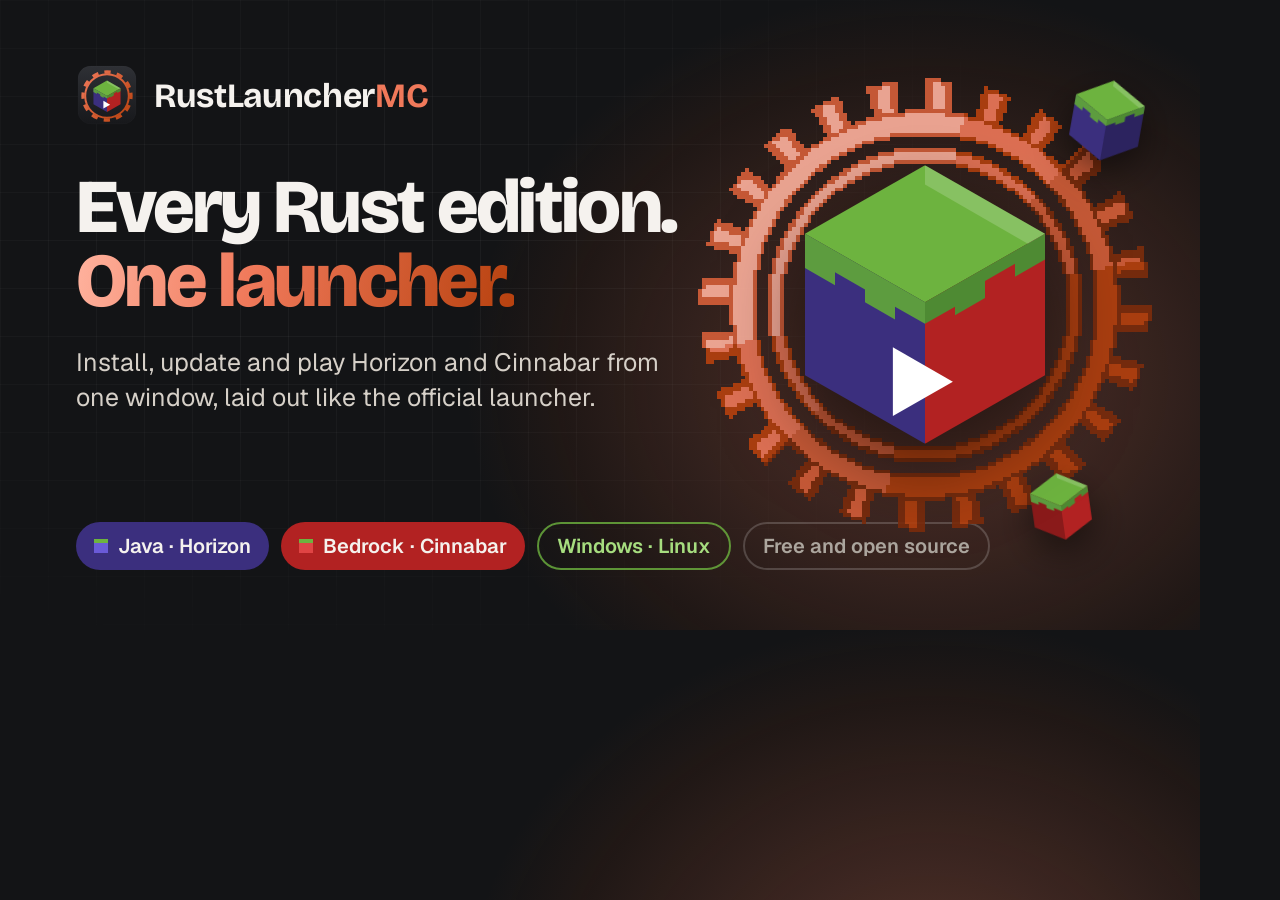
<file: tools/og-image/og.html>
<!doctype html>
<!-- RustLauncherMC's social preview image (Open Graph and Twitter), 1200 × 630.
     Render it with `node tools/og-image/render.js`, which writes website/og.png. -->
<html lang="en">
<head>
<meta charset="utf-8">
<style>
  @font-face { font-family: "Bricolage Grotesque"; src: url("../../website/fonts/BricolageGrotesque.woff2") format("woff2"); font-weight: 200 800; }
  @font-face { font-family: "Geist"; src: url("../../website/fonts/Geist.woff2") format("woff2"); font-weight: 100 900; }
  :root { --rust: #f0795a; --rust-3: #b7410e; --fg: #f5f2ee; --muted: #aca69e; }
  html, body { margin: 0; width: 1200px; height: 630px; overflow: hidden; }
  body {
    position: relative;
    background:
      radial-gradient(ellipse 620px 520px at 930px 380px, rgba(240, 121, 90, 0.30), rgba(183, 65, 14, 0.08) 60%, transparent 75%),
      #131416;
    color: var(--fg);
    font-family: "Geist", sans-serif;
  }
  .grid {
    position: absolute; inset: 0;
    background-image:
      linear-gradient(rgba(255, 255, 255, 0.04) 1px, transparent 1px),
      linear-gradient(90deg, rgba(255, 255, 255, 0.04) 1px, transparent 1px);
    background-size: 48px 48px;
    -webkit-mask-image: radial-gradient(ellipse 80% 90% at 30% 40%, #000 20%, transparent 80%);
  }
  .left { position: absolute; left: 76px; top: 64px; width: 700px; }
  .brand { display: flex; align-items: center; gap: 16px; font: 700 34px "Bricolage Grotesque"; letter-spacing: -0.01em; }
  .brand img { width: 62px; height: 62px; }
  .brand em { font-style: normal; color: var(--rust); }
  h1 {
    margin: 44px 0 0; font: 800 76px/0.98 "Bricolage Grotesque"; letter-spacing: -0.035em;
  }
  .rust {
    background: linear-gradient(100deg, #ffb39f, var(--rust) 40%, var(--rust-3));
    -webkit-background-clip: text; background-clip: text; color: transparent;
  }
  p { margin: 26px 0 0; width: 600px; font-size: 25px; line-height: 1.4; color: #d6d0c8; }
  .tags { position: absolute; left: 76px; bottom: 60px; display: flex; gap: 12px; }
  .tag { display: flex; align-items: center; gap: 10px; padding: 9px 18px; border-radius: 999px; font: 600 20px "Geist"; }
  .tag i { width: 14px; height: 14px; box-shadow: inset 0 4px 0 #6db33f; }
  .java { background: #3b2f7e; }
  .java i { background: #6a5ad8; }
  .bedrock { background: #b22222; }
  .bedrock i { background: #e04444; }
  .os { border: 2px solid rgba(109, 179, 63, 0.8); color: #a6dd7f; }
  .free { border: 2px solid rgba(255, 255, 255, 0.18); color: var(--muted); }
  .art { position: absolute; right: 40px; top: 70px; width: 470px; height: 470px; }
  canvas { position: absolute; inset: 0; width: 470px; height: 470px; image-rendering: pixelated; }
  .block { position: absolute; left: 115px; top: 95px; width: 240px; height: 279px; filter: drop-shadow(0 30px 40px rgba(0, 0, 0, 0.55)); }
  .small { position: absolute; width: 70px; height: 81px; filter: drop-shadow(0 14px 18px rgba(0, 0, 0, 0.5)); }
  .s1 { right: 18px; top: 10px; transform: rotate(10deg); --l: #3b2f7e; --r: #2c235f; }
  .s2 { right: 70px; bottom: 0; width: 58px; height: 67px; transform: rotate(-8deg); --l: #8a1a1a; }
</style>
</head>
<body>
  <svg width="0" height="0" style="position:absolute">
    <defs>
      <symbol id="block" viewBox="0 0 112 130">
        <polygon points="0,32 56,64 56,130 0,98" fill="var(--l, #3B2F7E)"/>
        <polygon points="56,64 112,32 112,98 56,130" fill="var(--r, #B22222)"/>
        <polygon points="56,0 112,32 56,64 0,32" fill="#6DB33F"/>
        <polygon points="0,32 56,64 56,74 42,66 42,72 28,64 28,58 14,50 14,56 0,48" fill="#5D9C3F"/>
        <polygon points="56,64 112,32 112,44 98,52 98,46 84,54 84,62 70,70 70,66 56,74" fill="#4E8A33"/>
        <polygon points="56,0 112,32 104,36.6 56,9" fill="#fff" fill-opacity=".18"/>
      </symbol>
    </defs>
  </svg>
  <div class="grid"></div>

  <div class="left">
    <div class="brand"><img src="../../website/img/logo.svg" alt=""><span>RustLauncher<em>MC</em></span></div>
    <h1>Every Rust edition.<br><span class="rust">One launcher.</span></h1>
    <p>Install, update and play Horizon and Cinnabar from one window, laid out like the official launcher.</p>
  </div>

  <div class="tags">
    <span class="tag java"><i></i>Java · Horizon</span>
    <span class="tag bedrock"><i></i>Bedrock · Cinnabar</span>
    <span class="tag os">Windows · Linux</span>
    <span class="tag free">Free and open source</span>
  </div>

  <div class="art">
    <canvas id="cog" width="120" height="120"></canvas>
    <svg class="small s1"><use href="#block"/></svg>
    <svg class="small s2"><use href="#block"/></svg>
    <svg class="block" viewBox="0 0 112 130"><use href="#block"/><polygon points="41,85 41,117 69,101" fill="#fff"/></svg>
  </div>

  <script>
    // The website's pixel cog, still: 24 teeth, a band and an inner ring, lit from the top left.
    const canvas = document.getElementById("cog");
    const N = canvas.width, c = N / 2, ctx = canvas.getContext("2d");
    const image = ctx.createImageData(N, N);
    const shades = ["#ffb39f", "#f0795a", "#d65f3a", "#b7410e", "#7c2c0c"].map((h) => [1, 3, 5].map((i) => parseInt(h.slice(i, i + 2), 16)));
    const k = N / 152; // the website's cog is 152 pixels across
    for (let y = 0; y < N; y++) for (let x = 0; x < N; x++) {
      const dx = x + 0.5 - c, dy = y + 0.5 - c, r = Math.hypot(dx, dy) / k, a = Math.atan2(dy, dx);
      let edge = -1;
      if (r >= 46 && r < 51) edge = Math.min(r - 46, 51 - r);
      else if (r >= 55 && r < 63) edge = Math.min(r - 55, 63 - r);
      else if (r >= 63 && r < 73) {
        const tooth = (((a / (Math.PI * 2)) * 24) % 1 + 1) % 1;
        if (tooth < 0.5) edge = Math.min(73 - r, tooth * 9, (0.5 - tooth) * 9);
      }
      if (edge < 0) continue;
      const facing = Math.cos(a + (3 * Math.PI) / 4);
      let shade = facing > 0.55 ? 0 : facing > 0 ? 1 : facing > -0.55 ? 2 : 3;
      if (edge < 1 / k) shade = Math.min(4, shade + 2);
      const i = (y * N + x) * 4;
      [image.data[i], image.data[i + 1], image.data[i + 2]] = shades[shade];
      image.data[i + 3] = 230;
    }
    ctx.putImageData(image, 0, 0);
  </script>
</body>
</html>
</file>
<file: website/styles.css>
/* RustLauncherMC's website. Plain CSS, no build step.
   Brand colours come from the logo and the launcher: charcoal greys (the logo's tile and the
   launcher's window), rust orange (the cog), grass green, Java purple and Bedrock red (the
   block's sides), and the launcher's green Play button. */

@font-face {
  font-family: "Bricolage Grotesque";
  src: url("fonts/BricolageGrotesque.woff2") format("woff2");
  font-weight: 200 800;
  font-display: swap;
}
@font-face {
  font-family: "Geist";
  src: url("fonts/Geist.woff2") format("woff2");
  font-weight: 100 900;
  font-display: swap;
}

:root {
  /* Charcoal, like the logo's tile (#17181B to #2E3035) and the launcher (#1b1b1b, #262626). */
  --bg: #131416;
  --bg-2: #1a1b1e;
  --bg-3: #222327;
  --line: rgba(255, 255, 255, 0.08);
  --line-2: rgba(255, 255, 255, 0.14);
  --fg: #f5f2ee;
  --muted: #aca69e;
  --faint: #77726b;

  /* The cog. */
  --rust: #f0795a;
  --rust-2: #e2603c;
  --rust-3: #b7410e;
  --rust-glow: rgba(240, 121, 90, 0.35);

  /* The block. */
  --grass: #6db33f;
  --grass-2: #5d9c3f;
  --java: #3b2f7e;
  --java-hi: #6a5ad8;
  --bedrock: #b22222;
  --bedrock-hi: #e04444;

  /* The launcher's Play button. */
  --play: #3c8527;
  --play-hi: #4a9e31;

  --radius: 14px;
  --display: "Bricolage Grotesque", "Geist", system-ui, sans-serif;
  --body: "Geist", system-ui, -apple-system, "Segoe UI", sans-serif;
  --mono: ui-monospace, SFMono-Regular, Menlo, Consolas, monospace;
  color-scheme: dark;
}

*,
*::before,
*::after { box-sizing: border-box; }

html { scroll-behavior: smooth; scroll-padding-top: 96px; }
body {
  margin: 0;
  background: var(--bg);
  color: var(--fg);
  font: 400 16px/1.6 var(--body);
  -webkit-font-smoothing: antialiased;
  overflow-x: hidden;
}
img { display: block; }
a { color: inherit; }
code { font-family: var(--mono); font-size: 0.9em; color: #ffb39f; }
.defs { position: absolute; }

.wrap { width: min(1120px, 100% - 32px); margin-inline: auto; }

.skip {
  position: absolute; left: -999px; top: 8px; z-index: 100;
  background: var(--fg); color: var(--bg); padding: 8px 12px; border-radius: 8px;
}
.skip:focus { left: 8px; }
:focus-visible { outline: 2px solid var(--rust); outline-offset: 3px; border-radius: 6px; }

.rust-text {
  background: linear-gradient(100deg, #ffb39f, var(--rust) 40%, var(--rust-3));
  -webkit-background-clip: text; background-clip: text; color: transparent;
}
.t-java { color: #a99cff; font-weight: 600; }
.t-bedrock { color: #ff7a7a; font-weight: 600; }

/* ---------- Navigation: a floating pill ---------- */
.nav {
  position: sticky; top: 0; z-index: 50;
  padding: 14px 16px 0;
  pointer-events: none;
}
.nav-pill {
  pointer-events: auto;
  position: relative;
  display: flex; align-items: center; gap: 22px;
  width: min(1120px, 100%); margin: 0 auto;
  padding: 8px 8px 8px 16px;
  border-radius: 999px;
  background: rgba(26, 27, 30, 0.6);
  border: 1px solid var(--line);
  backdrop-filter: blur(16px) saturate(140%);
  -webkit-backdrop-filter: blur(16px) saturate(140%);
  transition: width 0.35s ease, background 0.35s ease, box-shadow 0.35s ease;
}
.nav.scrolled .nav-pill {
  width: min(920px, 100%);
  background: rgba(26, 27, 30, 0.88);
  box-shadow: 0 12px 40px -12px rgba(0, 0, 0, 0.6), 0 0 0 1px rgba(240, 121, 90, 0.08);
}
.brand { display: flex; align-items: center; gap: 10px; text-decoration: none; font: 700 17px var(--display); letter-spacing: -0.01em; white-space: nowrap; }
.brand em { font-style: normal; color: var(--rust); }
.brand img { transition: transform 0.6s ease; }
.brand:hover img { transform: rotate(-12deg); }
.nav-links { display: flex; gap: 4px; flex: 1; justify-content: center; }
.nav-links a {
  position: relative; padding: 7px 12px; border-radius: 999px;
  color: var(--muted); text-decoration: none; font-size: 14px; white-space: nowrap;
  transition: color 0.15s, background 0.15s;
}
.nav-links a:hover { color: var(--fg); background: rgba(255, 255, 255, 0.05); }
.nav-links a.active { color: var(--fg); background: rgba(240, 121, 90, 0.12); }
.nav-links a.active::after {
  content: ""; position: absolute; left: 50%; bottom: 2px; width: 4px; height: 4px;
  margin-left: -2px; background: var(--rust); border-radius: 1px;
}
.pill[hidden] { display: none; }
.pill {
  display: inline-block; margin-left: 4px; padding: 1px 7px; border-radius: 99px;
  background: var(--rust); color: #1b0e09; font-size: 11px; font-weight: 700; vertical-align: 1px;
}
.nav-end { display: flex; align-items: center; gap: 8px; }
.nav-icon {
  display: grid; place-items: center; width: 36px; height: 36px; border-radius: 50%;
  color: var(--muted); transition: color 0.15s, background 0.15s;
}
.nav-icon:hover { color: var(--fg); background: rgba(255, 255, 255, 0.07); }
.nav-icon svg { width: 18px; height: 18px; }
.nav-toggle { display: none; }

/* ---------- Buttons ---------- */
.btn {
  display: inline-flex; align-items: center; justify-content: center; gap: 9px;
  padding: 11px 20px; border-radius: 999px;
  font: 600 15px var(--body); text-decoration: none; cursor: pointer;
  border: 1px solid transparent;
  transition: background 0.15s, transform 0.15s, box-shadow 0.2s, border-color 0.15s;
}
.btn svg { width: 18px; height: 18px; }
.btn:active { transform: translateY(1px); }
.btn-rust {
  background: linear-gradient(180deg, #f6876a, var(--rust-2));
  color: #1b0e09;
  box-shadow: inset 0 1px 0 rgba(255, 255, 255, 0.35), 0 10px 30px -10px var(--rust-glow);
}
.btn-rust:hover { box-shadow: inset 0 1px 0 rgba(255, 255, 255, 0.35), 0 14px 40px -8px rgba(240, 121, 90, 0.6); transform: translateY(-1px); }
.btn-ghost { background: rgba(255, 255, 255, 0.05); color: var(--fg); border-color: var(--line-2); }
.btn-ghost:hover { background: rgba(255, 255, 255, 0.1); }
.btn-small { padding: 8px 16px; font-size: 14px; }
.btn-big { padding: 14px 26px; font-size: 16px; }

/* ---------- Hero ---------- */
.hero { position: relative; padding: 72px 0 40px; overflow: hidden; isolation: isolate; }
.hero::before {
  /* Warm light from the cog, behind everything. */
  content: ""; position: absolute; z-index: -2; left: 50%; top: 340px;
  width: 1300px; height: 900px; margin-left: -650px;
  background: radial-gradient(closest-side, rgba(240, 121, 90, 0.22), rgba(183, 65, 14, 0.08) 55%, transparent);
}
.hero-grid-bg {
  /* A faint block grid, fading out at the edges. */
  position: absolute; inset: 0; z-index: -3;
  background-image:
    linear-gradient(rgba(255, 255, 255, 0.035) 1px, transparent 1px),
    linear-gradient(90deg, rgba(255, 255, 255, 0.035) 1px, transparent 1px);
  background-size: 48px 48px;
  -webkit-mask-image: radial-gradient(ellipse 70% 60% at 50% 35%, #000 30%, transparent 75%);
  mask-image: radial-gradient(ellipse 70% 60% at 50% 35%, #000 30%, transparent 75%);
}
.hero-text { position: relative; text-align: center; display: flex; flex-direction: column; align-items: center; }

.chip {
  display: inline-flex; align-items: center; gap: 10px; margin-bottom: 26px;
  padding: 5px 14px 5px 5px; border-radius: 999px;
  background: rgba(255, 255, 255, 0.04); border: 1px solid var(--line-2);
  color: var(--muted); font-size: 13.5px; text-decoration: none;
  transition: border-color 0.2s, color 0.2s;
}
.chip:hover { border-color: rgba(240, 121, 90, 0.5); color: var(--fg); }
.chip-tag { padding: 2px 9px; border-radius: 999px; background: var(--grass); color: #0f1a08; font-weight: 700; font-size: 12px; }

h1, h2, h3 { font-family: var(--display); letter-spacing: -0.03em; margin: 0; }
h1 { font-size: clamp(44px, 7.4vw, 88px); line-height: 0.98; font-weight: 800; }
h2 { font-size: clamp(34px, 4.6vw, 52px); line-height: 1.05; font-weight: 700; }
h3 { font-size: 18px; font-weight: 600; letter-spacing: -0.01em; }
.lead { max-width: 640px; margin: 24px auto 32px; font-size: 18px; color: #d6d0c8; }
.lead a { text-decoration: none; }
.lead a:hover b { text-decoration: underline; text-underline-offset: 3px; }
.cta { display: flex; flex-wrap: wrap; justify-content: center; gap: 12px; }
.meta { display: flex; flex-wrap: wrap; justify-content: center; align-items: center; gap: 10px; margin: 20px 0 0; font-size: 13px; color: var(--muted); }
.os { display: inline-flex; align-items: center; gap: 6px; }
.os::before { content: ""; width: 11px; height: 11px; background: currentColor; opacity: 0.85; }
.os-win::before {
  background:
    linear-gradient(currentColor, currentColor) 0 0 / 5px 5px no-repeat,
    linear-gradient(currentColor, currentColor) 6px 0 / 5px 5px no-repeat,
    linear-gradient(currentColor, currentColor) 0 6px / 5px 5px no-repeat,
    linear-gradient(currentColor, currentColor) 6px 6px / 5px 5px no-repeat;
}
.os-linux::before { border-radius: 50% 50% 40% 40%; }
.meta .sep { opacity: 0.5; }
.rust-icon { width: 15px; height: 15px; flex: none; color: var(--fg); }
.written-in, .made-in { display: inline-flex; align-items: center; gap: 6px; }
.written-in a, .made-in a { color: var(--fg); text-decoration: underline; text-decoration-color: rgba(240, 121, 90, 0.5); text-underline-offset: 3px; }
.written-in a:hover, .made-in a:hover { text-decoration-color: var(--rust); }
/* No gap here: the full stop after "Rust" must touch it. */
.made-in { gap: 0; }
.made-in .rust-icon { width: 14px; height: 14px; margin: 0 4px 0 5px; color: var(--muted); }

/* Floating blocks, like the logo's. */
.float {
  position: absolute; z-index: -1; opacity: 0.9;
  filter: drop-shadow(0 18px 24px rgba(0, 0, 0, 0.45));
  animation: bob 7s ease-in-out infinite;
}
.float.java { --r: #2c235f; }
.float.bedrock { --l: #8a1a1a; }
.f1 { left: 7%; top: 120px; width: 64px; height: 74px; rotate: -8deg; }
.f2 { right: 8%; top: 90px; width: 52px; height: 60px; animation-delay: -2s; rotate: 10deg; }
.f3 { left: 13%; top: 470px; width: 44px; height: 51px; animation-delay: -4s; opacity: 0.7; }
.f4 { right: 12%; top: 420px; width: 80px; height: 93px; animation-delay: -1s; opacity: 0.85; }
@keyframes bob {
  0%, 100% { translate: 0 0; }
  50% { translate: 0 -16px; }
}

/* The product shot. */
.stage { position: relative; width: min(980px, 100% - 32px); margin: 120px auto 0; }
.cog {
  /* A pixel cog rising behind the window like the sun. */
  position: absolute; z-index: -1; left: 50%; top: -96px;
  width: 760px; height: 760px; margin-left: -380px; opacity: 0.9;
  image-rendering: pixelated;
  -webkit-mask-image: linear-gradient(#000 40%, transparent 70%);
  mask-image: linear-gradient(#000 40%, transparent 70%);
}
.preview { margin: 0; }
.preview figcaption { margin-top: 14px; font-size: 13px; color: var(--faint); text-align: center; }

.win {
  border-radius: 16px; overflow: hidden;
  background: #262626; border: 1px solid rgba(255, 255, 255, 0.12);
  box-shadow: 0 40px 100px -30px rgba(0, 0, 0, 0.85), 0 0 0 1px rgba(0, 0, 0, 0.4), 0 0 80px -30px var(--rust-glow);
  font-size: 13px; user-select: none; text-align: left;
}
.win-bar { display: flex; align-items: center; gap: 7px; height: 32px; padding: 0 12px; background: #161616; color: #888; font-size: 12px; }
.win-bar i { width: 11px; height: 11px; border-radius: 50%; background: #3a3a3a; }
.win-bar i:first-child { background: #e0604a; }
.win-bar i:nth-child(2) { background: #e3b341; }
.win-bar i:nth-child(3) { background: #5bb04a; }
.win-bar span { margin-left: 10px; }
.win-body { display: grid; grid-template-columns: 200px 1fr; height: 440px; }
.win-side { display: flex; flex-direction: column; gap: 4px; padding: 12px 10px; background: #1b1b1b; }
.win-brand { display: flex; align-items: center; gap: 9px; padding: 6px 6px 14px; margin-bottom: 6px; border-bottom: 1px solid #333; font-weight: 700; font-size: 13px; }
.win-brand small { display: block; font-weight: 400; color: #7a7a7a; font-size: 10px; }
.win-ed {
  display: flex; align-items: center; gap: 10px; padding: 8px; border-radius: 5px;
  background: none; border: 0; color: var(--fg); font: inherit; text-align: left; cursor: pointer;
  transition: background 0.15s;
}
.win-ed:hover { background: #2a2a2a; }
.win-ed.active { background: #333; }
.win-ed b { display: block; font-size: 13px; }
.win-ed small { color: #aaa; font-size: 11px; }
.win-gear { margin-top: auto; padding: 8px; color: #aaa; font-size: 12px; }
.win-main { display: flex; flex-direction: column; background: #262626; min-width: 0; }
.win-head { padding: 16px 22px 0; background: #1f1f1f; border-bottom: 1px solid #3d3d3d; }
.win-head b { font: 700 21px var(--display); letter-spacing: 0; }
.win-head small { margin-left: 10px; color: #aaa; font-size: 13px; }
.win-head nav { display: flex; gap: 20px; margin-top: 10px; font-size: 11px; font-weight: 700; color: #aaa; }
.win-head nav span { padding-bottom: 8px; border-bottom: 3px solid transparent; }
.win-head nav .on { color: #fff; border-color: #fff; }
.win-art {
  flex: 1; display: flex; flex-direction: column; align-items: center; justify-content: center; gap: 8px;
  background: linear-gradient(180deg, var(--bedrock), #262626);
  transition: background 0.4s;
}
.win-art.java { background: linear-gradient(180deg, var(--java), #262626); }
.win-art img { filter: drop-shadow(0 10px 20px rgba(0, 0, 0, 0.4)); }
.win-art b { font: 700 26px var(--display); }
.win-art small { color: #d9d4d0; font-size: 13px; }
.win-foot { display: grid; grid-template-columns: 1fr auto 1fr; align-items: center; gap: 14px; height: 92px; padding: 0 22px; background: #1f1f1f; border-top: 1px solid #3d3d3d; }
.win-left { display: flex; flex-direction: column; align-items: flex-start; gap: 5px; }
.win-left small { color: #aaa; font-size: 11px; }
.win-inst { padding: 3px 9px; border-radius: 4px; background: #313131; font-weight: 600; font-size: 12px; }
.win-play {
  width: 220px; height: 54px; border: 0; border-radius: 4px; cursor: pointer;
  background: var(--play); color: #fff; font: 700 19px var(--body); letter-spacing: 0.02em;
  transition: background 0.15s;
}
.win-play:hover { background: var(--play-hi); }
.win-play.busy { background: #2f4a28; color: #aaa; cursor: default; }
.win-status { justify-self: end; color: #aaa; font-size: 11px; text-align: right; }

.trust {
  display: flex; flex-wrap: wrap; justify-content: center; gap: 10px 34px;
  margin-top: 56px; padding-top: 28px; border-top: 1px solid var(--line);
  color: var(--faint); font-size: 14px;
}
.trust b { color: var(--fg); font-weight: 600; }

/* ---------- Sections ---------- */
.section { position: relative; padding: 110px 0; }
.eyebrow {
  display: inline-flex; align-items: center; gap: 10px; margin: 0 0 14px;
  color: var(--rust); font-size: 13px; font-weight: 600; letter-spacing: 0.06em; text-transform: uppercase;
}
.eyebrow::before { content: ""; width: 8px; height: 8px; background: var(--rust); box-shadow: 3px 3px 0 var(--rust-3); }
.section-lead { max-width: 580px; margin: 18px 0 0; color: var(--muted); font-size: 17px; }

.editions { display: grid; grid-template-columns: 1fr 1fr; gap: 18px; margin-top: 48px; }
.edition {
  padding: 30px; border-radius: var(--radius);
  background: var(--bg-2); border: 1px solid var(--line);
  position: relative; overflow: hidden;
}
.edition::after {
  content: ""; position: absolute; right: -80px; top: -80px; width: 240px; height: 240px; border-radius: 50%;
  filter: blur(60px); opacity: 0.35; pointer-events: none;
}
.edition-java::after { background: var(--java-hi); }
.edition-bedrock::after { background: var(--bedrock-hi); }
.edition-head { display: flex; align-items: center; gap: 18px; margin-bottom: 20px; }
.edition-head h3 { font-size: 26px; }
.edition-head p { margin: 0; color: var(--muted); font-size: 14px; }
.edition-head a { color: var(--fg); }
.edition-block { width: 54px; height: 63px; flex: none; }
.edition-block.java { --r: #2c235f; }
.edition-block.bedrock { --l: #8a1a1a; }
.ticks { list-style: none; margin: 0; padding: 0; display: grid; gap: 12px; color: #d6d0c8; font-size: 15px; }
.ticks li { position: relative; padding-left: 28px; }
.ticks li::before {
  content: ""; position: absolute; left: 0; top: 6px; width: 12px; height: 12px;
  background: var(--grass); box-shadow: 2px 2px 0 var(--grass-2);
}

.cube { width: 26px; height: 26px; border-radius: 3px; flex: none; box-shadow: inset 0 8px 0 var(--grass); }
.cube-java { background: var(--java); }
.cube-bedrock { background: var(--bedrock); }

.features { display: grid; grid-template-columns: repeat(3, 1fr); gap: 16px; margin-top: 52px; }
.feature {
  padding: 24px; border-radius: var(--radius); background: var(--bg-2); border: 1px solid var(--line);
  transition: border-color 0.2s, transform 0.2s;
}
.feature:hover { border-color: rgba(240, 121, 90, 0.35); transform: translateY(-2px); }
.feature h3 { margin: 16px 0 6px; font-size: 17px; }
.feature p { margin: 0; color: var(--muted); font-size: 14.5px; }
.ficon {
  display: grid; place-items: center; width: 40px; height: 40px; border-radius: 10px;
  background: rgba(240, 121, 90, 0.12); color: var(--rust);
  border: 1px solid rgba(240, 121, 90, 0.25);
}
.ficon svg { width: 20px; height: 20px; }

.steps { list-style: none; padding: 0; margin: 52px 0 0; display: grid; grid-template-columns: repeat(3, 1fr); gap: 18px; }
.step { position: relative; padding: 28px; border-radius: var(--radius); background: var(--bg-2); border: 1px solid var(--line); }
.step h3 { margin: 18px 0 8px; }
.step p { margin: 0; color: var(--muted); font-size: 14.5px; }
.num {
  display: grid; place-items: center; width: 40px; height: 40px;
  background: linear-gradient(180deg, #f6876a, var(--rust-2)); color: #1b0e09;
  font: 800 18px var(--display); box-shadow: 4px 4px 0 var(--rust-3);
}

.download { background: radial-gradient(ellipse 60% 50% at 50% 0%, rgba(240, 121, 90, 0.08), transparent); }
.downloads { display: grid; grid-template-columns: repeat(3, 1fr); gap: 14px; margin-top: 40px; }
.dl {
  display: flex; flex-direction: column; gap: 4px; padding: 20px 22px; border-radius: 12px;
  background: var(--bg-2); border: 1px solid var(--line); text-decoration: none;
  transition: border-color 0.15s, background 0.15s, transform 0.15s;
}
.dl:hover { border-color: rgba(240, 121, 90, 0.5); background: var(--bg-3); transform: translateY(-2px); }
.dl b { font-weight: 600; }
.dl small { color: var(--muted); font-size: 13px; }
.dl.recommended { border-color: var(--rust); box-shadow: 0 0 0 1px var(--rust), 0 14px 40px -18px var(--rust-glow); }
.dl.recommended b::after { content: "For you"; margin-left: 8px; padding: 1px 8px; border-radius: 99px; background: var(--rust); color: #1b0e09; font-size: 11px; font-weight: 700; vertical-align: 2px; }
.fine { margin: 22px 0 0; color: var(--faint); font-size: 13px; }

.community { overflow: hidden; }
.embers { position: absolute; inset: 0; width: 100%; height: 100%; z-index: 0; image-rendering: pixelated; }
.community .wrap { position: relative; z-index: 1; }
.cards { display: grid; grid-template-columns: repeat(4, 1fr); gap: 14px; margin-top: 40px; }
.card {
  display: flex; flex-direction: column; gap: 6px; min-height: 124px; padding: 20px; border-radius: 12px;
  text-decoration: none; background: rgba(34, 35, 39, 0.75); border: 1px solid var(--line);
  backdrop-filter: blur(6px); transition: transform 0.15s;
}
.card:hover { transform: translateY(-3px); }
.card b { font-size: 17px; }
.card small { color: var(--muted); font-size: 13.5px; }
.card-rust { background: linear-gradient(160deg, #f6876a, var(--rust-3)); color: #1b0e09; border-color: transparent; }
.card-rust small { color: rgba(27, 14, 9, 0.78); }
.card-java { background: linear-gradient(160deg, var(--java-hi), var(--java)); border-color: transparent; }
.card-bedrock { background: linear-gradient(160deg, var(--bedrock-hi), #7d1515); border-color: transparent; }
.card-java small, .card-bedrock small { color: rgba(255, 255, 255, 0.82); }

.faq-wrap { display: grid; grid-template-columns: 0.8fr 1.2fr; gap: 48px; }
.faq { display: grid; gap: 10px; }
.faq details { border-radius: 12px; background: var(--bg-2); border: 1px solid var(--line); transition: border-color 0.2s; }
.faq details[open] { border-color: rgba(240, 121, 90, 0.35); }
.faq summary {
  cursor: pointer; list-style: none; padding: 17px 20px; font-weight: 500;
  display: flex; justify-content: space-between; gap: 16px;
}
.faq summary::-webkit-details-marker { display: none; }
.faq summary::after { content: "+"; color: var(--rust); font-size: 20px; line-height: 1; transition: transform 0.2s; }
.faq details[open] summary::after { transform: rotate(45deg); }
.faq details p { margin: 0; padding: 0 20px 18px; color: var(--muted); font-size: 15px; }

.final { padding: 20px 0 110px; }
.final-box {
  display: flex; align-items: center; gap: 28px; padding: 36px 40px; border-radius: 20px;
  background:
    radial-gradient(ellipse 60% 120% at 100% 50%, rgba(240, 121, 90, 0.25), transparent),
    var(--bg-2);
  border: 1px solid rgba(240, 121, 90, 0.25);
}
.final-box > div { flex: 1; }
.final-box h2 { font-size: clamp(28px, 3.4vw, 40px); }
.final-box p { margin: 6px 0 0; color: var(--muted); }
.final-block { width: 76px; height: 88px; flex: none; animation: bob 7s ease-in-out infinite; }

/* ---------- Footer ---------- */
.footer { border-top: 1px solid var(--line); padding: 48px 0 32px; font-size: 13.5px; background: #0f1012; }
.foot-top { display: flex; justify-content: space-between; align-items: center; gap: 24px; }
/* As on playhorizon.dev: the notice, with Mojang's and Microsoft's marks dimmed beside it. */
.foot-notice { display: flex; flex-direction: row-reverse; align-items: center; gap: 16px; max-width: 560px; }
.foot-notice p { margin: 0; text-align: right; font-size: 15px; font-weight: 500; line-height: 1.55; color: rgba(245, 242, 238, 0.82); }
.foot-marks { display: flex; flex: none; align-items: center; gap: 12px; color: rgba(245, 242, 238, 0.45); }
.mark-mojang { width: 24px; height: 24px; }
.mark-microsoft { width: 20px; height: 20px; }
.foot-cols { display: grid; grid-template-columns: repeat(3, 1fr); gap: 40px; margin: 40px 0; }
.foot-cols h4 { margin: 0 0 12px; font-size: 13.5px; font-weight: 600; }
.foot-cols p { margin: 0; color: var(--muted); }
.foot-cols p + p { margin-top: 10px; }
.claude-icon { width: 14px; height: 14px; flex: none; color: #d97757; }
.claude-credit { white-space: nowrap; }
.claude-credit .claude-icon { display: inline-block; margin-right: 4px; vertical-align: -2px; }
.foot-cols .claude-note {
  display: flex; gap: 8px; align-items: flex-start; padding: 10px 12px; border-radius: 10px;
  background: rgba(217, 119, 87, 0.08); border: 1px solid rgba(217, 119, 87, 0.22);
  font-style: italic; color: #d8cfc7;
}
.claude-note .claude-icon { margin-top: 3px; }
.foot-cols a { color: var(--fg); text-decoration-color: rgba(240, 121, 90, 0.5); text-underline-offset: 3px; }
.foot-bottom { display: flex; justify-content: space-between; padding-top: 24px; border-top: 1px solid var(--line); color: var(--faint); }
.foot-bottom a { color: var(--faint); text-decoration: none; }
.foot-bottom a:hover { color: var(--fg); }
.foot-bottom .repo-link { display: inline-flex; align-items: center; gap: 8px; }
.foot-bottom .github-icon { width: 16px; height: 16px; flex: none; }

/* ---------- Reveal on scroll ---------- */
/* Hidden only when JavaScript runs, so the page still reads without it. */
.js .reveal { opacity: 0; transform: translateY(14px); transition: opacity 0.6s ease, transform 0.6s ease; }
.js .reveal.shown { opacity: 1; transform: none; }

@media (prefers-reduced-motion: reduce) {
  html { scroll-behavior: auto; }
  .js .reveal { opacity: 1; transform: none; transition: none; }
  .float, .final-block { animation: none; }
  .btn, .dl, .card, .feature, .win-art, .nav-pill, .brand img { transition: none; }
}

/* ---------- Small screens ---------- */
@media (max-width: 1000px) {
  .win-body { grid-template-columns: 160px 1fr; height: 400px; }
  .editions, .faq-wrap { grid-template-columns: 1fr; }
  .features, .steps, .downloads { grid-template-columns: 1fr 1fr; }
  .cards { grid-template-columns: 1fr 1fr; }
  .foot-cols { grid-template-columns: 1fr; gap: 28px; }
  .f2, .f4 { right: 2%; }
  .f1, .f3 { left: 2%; }
}
@media (max-width: 820px) {
  .nav { padding: 10px 10px 0; }
  .nav-pill { gap: 10px; padding-left: 12px; }
  .nav-links {
    display: none; position: absolute; top: calc(100% + 8px); left: 0; right: 0;
    flex-direction: column; gap: 2px; padding: 10px;
    background: var(--bg-2); border: 1px solid var(--line-2); border-radius: 18px;
    box-shadow: 0 20px 40px rgba(0, 0, 0, 0.5);
  }
  .nav-links.open { display: flex; }
  .nav-links a { padding: 12px 14px; font-size: 16px; border-radius: 10px; }
  .nav-links a.active::after { display: none; }
  .nav-end { margin-left: auto; }
  .nav-toggle {
    display: grid; align-content: center; gap: 5px; width: 38px; height: 38px; padding: 0 10px;
    background: rgba(255, 255, 255, 0.06); border: 1px solid var(--line); border-radius: 50%; cursor: pointer;
  }
  .nav-toggle span { display: block; height: 2px; background: var(--fg); border-radius: 2px; transition: transform 0.2s; }
  .nav-toggle[aria-expanded="true"] span:first-child { transform: translateY(3.5px) rotate(45deg); }
  .nav-toggle[aria-expanded="true"] span:last-child { transform: translateY(-3.5px) rotate(-45deg); }
  .section { padding: 80px 0; }
  .features, .steps, .downloads, .cards { grid-template-columns: 1fr; }
  .float { display: none; }
  .cog { width: 520px; height: 520px; margin-left: -260px; top: -70px; }
  .stage { margin-top: 96px; }
  .win { font-size: 11px; }
  .win-body { grid-template-columns: 1fr; height: auto; }
  .win-side { display: grid; grid-template-columns: 1fr 1fr; gap: 6px; }
  .win-brand, .win-gear { display: none; }
  .win-art { min-height: 220px; }
  .win-head nav { gap: 12px; font-size: 10px; }
  .win-foot { grid-template-columns: 1fr auto; height: auto; padding: 14px; }
  .win-status { display: none; }
  .win-play { width: 140px; height: 46px; font-size: 16px; }
  .trust { gap: 8px 20px; font-size: 13px; }
  .final-box { flex-direction: column; text-align: center; padding: 30px 22px; }
  .foot-top { flex-direction: column; align-items: flex-start; }
  .foot-notice { flex-direction: column-reverse; align-items: flex-start; gap: 10px; }
  .foot-notice p { text-align: left; }
  .foot-bottom { flex-direction: column; gap: 8px; }
}
@media (max-width: 440px) {
  /* "Written in Rust" wraps onto its own line here, so it needs no separator before it. */
  .meta .sep-written { display: none; }
  .nav-end .btn-small { display: none; }
  .brand span { font-size: 16px; }
  .btn-big { width: 100%; }
  .cta { width: 100%; }
}
</file>
